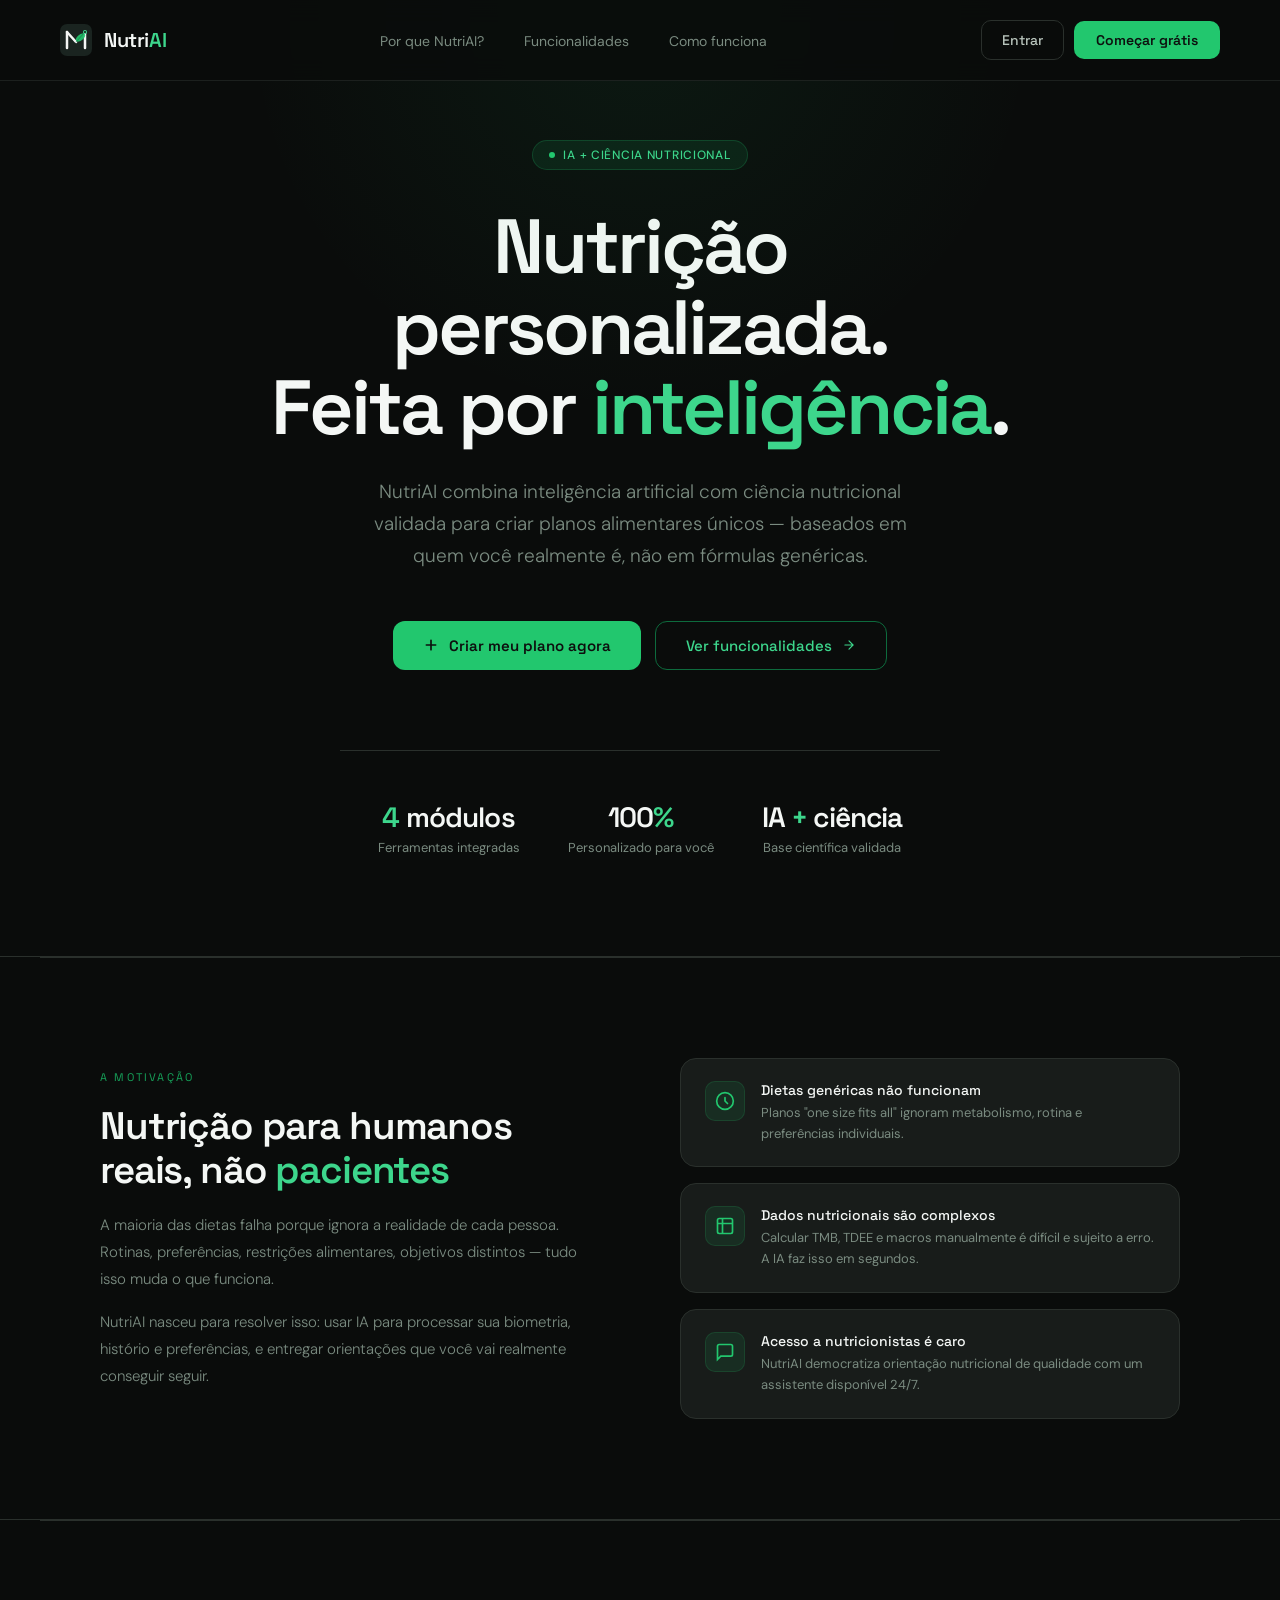
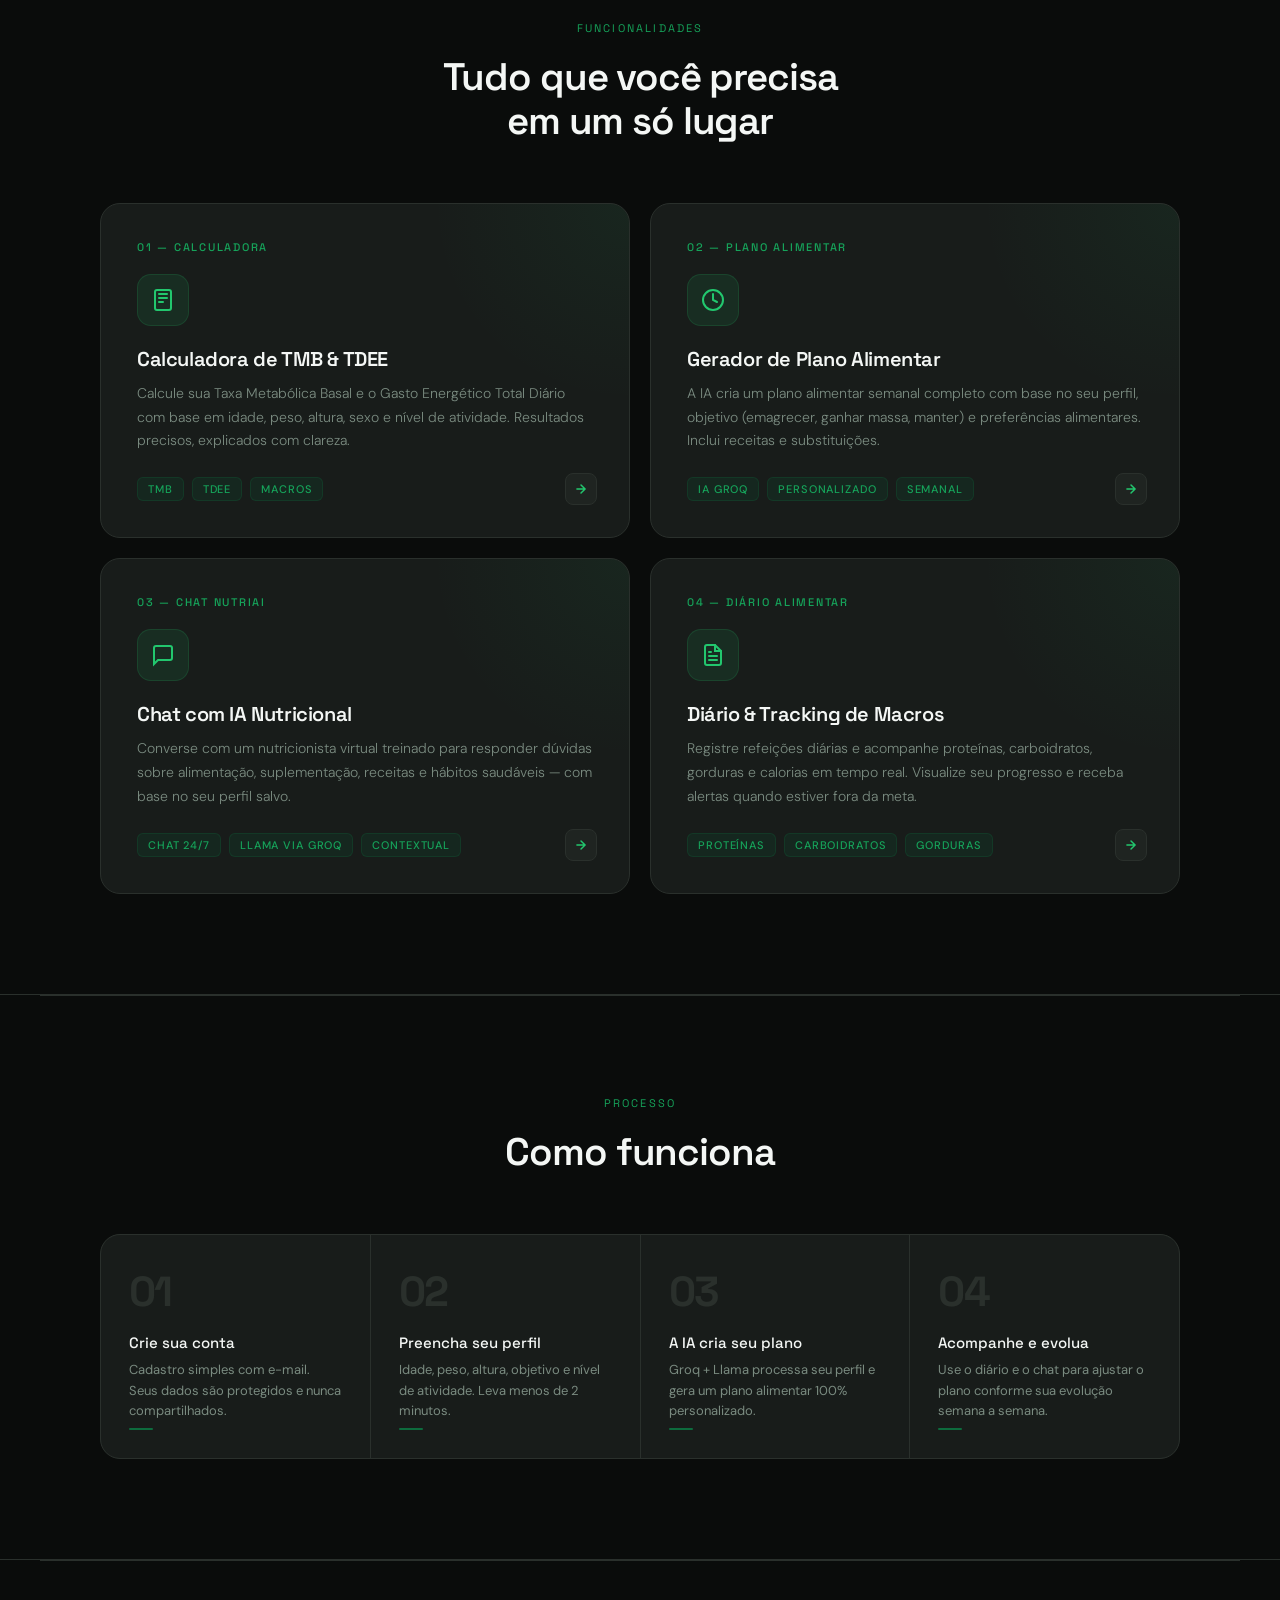
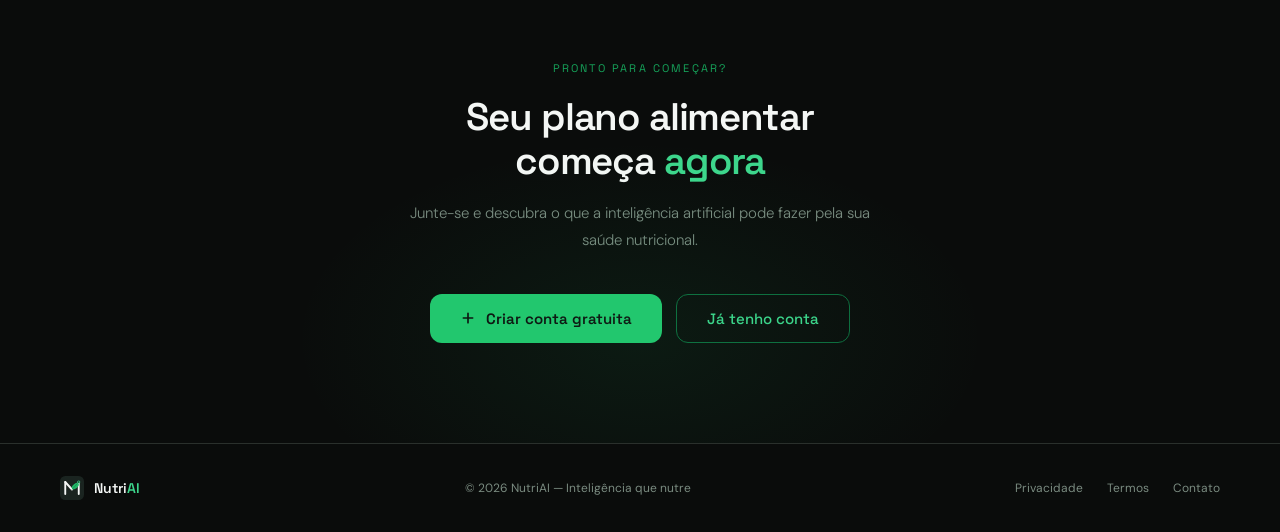
<file: frontend/index.html>
<!DOCTYPE html>
<html lang="pt-BR">
<head>
<meta charset="UTF-8">
<meta name="viewport" content="width=device-width, initial-scale=1.0">
<title>NutriAI — Inteligência que nutre</title>
<link href="https://fonts.googleapis.com/css2?family=Space+Grotesk:wght@300;400;500;600;700&family=DM+Sans:wght@300;400;500&display=swap" rel="stylesheet">
<style>
  *, *::before, *::after { box-sizing: border-box; margin: 0; padding: 0; }

  :root {
    --black-pearl: #0D0F0E;
    --black-deep: #111413;
    --black-mid: #181C1A;
    --black-surface: #1F2421;
    --black-border: #2A302C;
    --green-100: #C8F5D8;
    --green-400: #3DD68C;
    --green-500: #22C76E;
    --green-600: #16A35A;
    --green-800: #0D6B3D;
    --white: #F4F7F5;
    --white-dim: #B8C4BC;
    --white-muted: #7A8B80;
    --font-head: 'Space Grotesk', sans-serif;
    --font-body: 'DM Sans', sans-serif;
  }

  html { scroll-behavior: smooth; }

  body {
    background: #0A0C0B;
    color: var(--white);
    font-family: var(--font-body);
    min-height: 100vh;
    overflow-x: hidden;
  }

  /* ── NAV ─────────────────────────────────────── */
  nav {
    position: fixed; top: 0; left: 0; right: 0; z-index: 100;
    display: flex; align-items: center; justify-content: space-between;
    padding: 20px 60px;
    background: rgba(10, 12, 11, 0.85);
    backdrop-filter: blur(12px);
    border-bottom: 1px solid rgba(42,48,44,0.6);
    transition: padding 0.3s;
  }

  .nav-logo {
    display: flex; align-items: center; gap: 12px;
    text-decoration: none;
  }
  .nav-logo-name {
    font-family: var(--font-head);
    font-size: 20px; font-weight: 600;
    letter-spacing: -0.02em;
    color: var(--white);
  }
  .nav-logo-name span { color: var(--green-400); }

  .nav-links {
    display: flex; align-items: center; gap: 8px;
    list-style: none;
  }
  .nav-links a {
    font-family: var(--font-body);
    font-size: 14px; font-weight: 400;
    color: var(--white-muted);
    text-decoration: none;
    padding: 8px 16px;
    border-radius: 8px;
    transition: color 0.2s, background 0.2s;
  }
  .nav-links a:hover { color: var(--white); background: var(--black-surface); }

  .nav-actions { display: flex; align-items: center; gap: 10px; }

  .btn-ghost-nav {
    font-family: var(--font-head); font-size: 14px; font-weight: 500;
    color: var(--white-dim);
    background: transparent;
    border: 1px solid var(--black-border);
    border-radius: 10px;
    padding: 10px 20px;
    cursor: pointer;
    text-decoration: none;
    transition: border-color 0.2s, color 0.2s;
  }
  .btn-ghost-nav:hover { border-color: var(--green-800); color: var(--white); }

  .btn-primary-nav {
    font-family: var(--font-head); font-size: 14px; font-weight: 600;
    color: var(--black-pearl);
    background: var(--green-500);
    border: none; border-radius: 10px;
    padding: 10px 22px;
    cursor: pointer;
    text-decoration: none;
    transition: background 0.2s, transform 0.15s;
  }
  .btn-primary-nav:hover { background: var(--green-400); transform: translateY(-1px); }

  /* ── HERO ────────────────────────────────────── */
  .hero {
    min-height: 100vh;
    display: flex; flex-direction: column;
    align-items: center; justify-content: center;
    padding: 140px 60px 100px;
    position: relative;
    overflow: hidden;
    text-align: center;
  }

  .hero::before {
    content: '';
    position: absolute;
    top: -40%; left: 50%; transform: translateX(-50%);
    width: 800px; height: 800px;
    background: radial-gradient(circle, rgba(34,199,110,0.07) 0%, transparent 70%);
    pointer-events: none;
  }

  .hero-badge {
    display: inline-flex; align-items: center; gap: 8px;
    background: rgba(34,199,110,0.1);
    border: 1px solid rgba(34,199,110,0.2);
    border-radius: 99px;
    padding: 6px 16px;
    font-size: 12px; font-weight: 500;
    color: var(--green-400);
    letter-spacing: 0.06em;
    text-transform: uppercase;
    margin-bottom: 36px;
  }
  .hero-badge-dot {
    width: 6px; height: 6px;
    background: var(--green-500);
    border-radius: 50%;
    animation: pulse 2s infinite;
  }
  @keyframes pulse {
    0%, 100% { opacity: 1; transform: scale(1); }
    50% { opacity: 0.5; transform: scale(0.8); }
  }

  .hero-title {
    font-family: var(--font-head);
    font-size: clamp(42px, 6vw, 80px);
    font-weight: 600;
    letter-spacing: -0.04em;
    line-height: 1.05;
    color: var(--white);
    max-width: 800px;
    margin-bottom: 28px;
  }
  .hero-title span { color: var(--green-400); }

  .hero-subtitle {
    font-family: var(--font-body);
    font-size: clamp(16px, 1.8vw, 19px);
    font-weight: 300;
    line-height: 1.7;
    color: var(--white-muted);
    max-width: 560px;
    margin-bottom: 48px;
  }

  .hero-cta {
    display: flex; gap: 14px; flex-wrap: wrap;
    justify-content: center;
    margin-bottom: 80px;
  }

  .btn-primary-hero {
    display: inline-flex; align-items: center; gap: 10px;
    font-family: var(--font-head); font-size: 15px; font-weight: 600;
    color: var(--black-pearl);
    background: var(--green-500);
    border: none; border-radius: 12px;
    padding: 15px 30px;
    cursor: pointer;
    text-decoration: none;
    transition: background 0.2s, transform 0.15s;
  }
  .btn-primary-hero:hover { background: var(--green-400); transform: translateY(-2px); }

  .btn-outline-hero {
    display: inline-flex; align-items: center; gap: 10px;
    font-family: var(--font-head); font-size: 15px; font-weight: 500;
    color: var(--green-400);
    background: transparent;
    border: 1px solid var(--green-800);
    border-radius: 12px;
    padding: 14px 30px;
    cursor: pointer;
    text-decoration: none;
    transition: border-color 0.2s, background 0.2s;
  }
  .btn-outline-hero:hover { border-color: var(--green-500); background: rgba(34,199,110,0.06); }

  .hero-stats {
    display: flex; gap: 48px; flex-wrap: wrap;
    justify-content: center;
    padding-top: 48px;
    border-top: 1px solid var(--black-border);
    width: 100%;
    max-width: 600px;
  }
  .hero-stat-val {
    font-family: var(--font-head);
    font-size: 28px; font-weight: 600;
    color: var(--white);
    letter-spacing: -0.03em;
  }
  .hero-stat-val span { color: var(--green-400); }
  .hero-stat-label {
    font-size: 13px; color: var(--white-muted);
    margin-top: 4px;
  }

  /* ── MOTIVAÇÃO ──────────────────────────────── */
  .motivation {
    padding: 100px 60px;
    border-top: 1px solid var(--black-border);
    display: grid;
    grid-template-columns: 1fr 1fr;
    gap: 80px;
    align-items: center;
    max-width: 1200px;
    margin: 0 auto;
  }

  .section-eyebrow {
    font-family: var(--font-head);
    font-size: 11px; letter-spacing: 0.2em;
    text-transform: uppercase;
    color: var(--green-600);
    margin-bottom: 20px;
  }
  .section-title {
    font-family: var(--font-head);
    font-size: clamp(28px, 3vw, 42px);
    font-weight: 600;
    letter-spacing: -0.03em;
    line-height: 1.15;
    color: var(--white);
    margin-bottom: 20px;
  }
  .section-title span { color: var(--green-400); }
  .section-body {
    font-size: 15px; font-weight: 300;
    line-height: 1.8;
    color: var(--white-muted);
    margin-bottom: 16px;
  }

  .motivation-cards {
    display: flex; flex-direction: column; gap: 16px;
  }
  .mot-card {
    background: var(--black-mid);
    border: 1px solid var(--black-border);
    border-radius: 16px;
    padding: 22px 24px;
    display: flex; gap: 16px; align-items: flex-start;
    transition: border-color 0.2s;
  }
  .mot-card:hover { border-color: var(--green-800); }
  .mot-icon {
    width: 40px; height: 40px; flex-shrink: 0;
    background: rgba(34,199,110,0.1);
    border: 1px solid rgba(34,199,110,0.15);
    border-radius: 10px;
    display: flex; align-items: center; justify-content: center;
  }
  .mot-card-title {
    font-family: var(--font-head); font-size: 14px; font-weight: 500;
    color: var(--white); margin-bottom: 4px;
  }
  .mot-card-desc {
    font-size: 13px; color: var(--white-muted); line-height: 1.6;
  }

  /* ── FEATURES ────────────────────────────────── */
  .features {
    padding: 100px 60px;
    border-top: 1px solid var(--black-border);
    max-width: 1200px;
    margin: 0 auto;
  }
  .features-header {
    text-align: center;
    margin-bottom: 60px;
  }

  .features-grid {
    display: grid;
    grid-template-columns: repeat(2, 1fr);
    gap: 20px;
  }

  .feature-card {
    background: var(--black-mid);
    border: 1px solid var(--black-border);
    border-radius: 20px;
    padding: 36px;
    position: relative;
    overflow: hidden;
    transition: border-color 0.3s, transform 0.2s;
    text-decoration: none;
    display: block;
  }
  .feature-card:hover {
    border-color: var(--green-800);
    transform: translateY(-3px);
  }
  .feature-card::before {
    content: '';
    position: absolute; top: 0; right: 0;
    width: 200px; height: 200px;
    background: radial-gradient(circle at top right, rgba(34,199,110,0.06) 0%, transparent 70%);
    pointer-events: none;
  }

  .feature-number {
    font-family: var(--font-head);
    font-size: 11px; font-weight: 500;
    letter-spacing: 0.16em;
    text-transform: uppercase;
    color: var(--green-600);
    margin-bottom: 20px;
  }
  .feature-icon-wrap {
    width: 52px; height: 52px;
    background: rgba(34,199,110,0.1);
    border: 1px solid rgba(34,199,110,0.15);
    border-radius: 14px;
    display: flex; align-items: center; justify-content: center;
    margin-bottom: 20px;
  }
  .feature-title {
    font-family: var(--font-head);
    font-size: 20px; font-weight: 600;
    color: var(--white);
    letter-spacing: -0.02em;
    margin-bottom: 10px;
  }
  .feature-desc {
    font-size: 14px; font-weight: 300;
    color: var(--white-muted);
    line-height: 1.7;
    margin-bottom: 24px;
  }

  .feature-tags {
    display: flex; gap: 8px; flex-wrap: wrap;
  }
  .feature-tag {
    font-size: 11px; font-weight: 500;
    letter-spacing: 0.08em;
    color: var(--green-600);
    background: rgba(13,107,61,0.15);
    border: 1px solid rgba(13,107,61,0.25);
    border-radius: 6px;
    padding: 4px 10px;
    text-transform: uppercase;
  }

  .feature-arrow {
    position: absolute; bottom: 32px; right: 32px;
    width: 32px; height: 32px;
    background: var(--black-surface);
    border: 1px solid var(--black-border);
    border-radius: 8px;
    display: flex; align-items: center; justify-content: center;
    transition: background 0.2s, border-color 0.2s;
  }
  .feature-card:hover .feature-arrow {
    background: rgba(34,199,110,0.15);
    border-color: rgba(34,199,110,0.3);
  }

  /* ── HOW IT WORKS ───────────────────────────── */
  .how {
    padding: 100px 60px;
    border-top: 1px solid var(--black-border);
    max-width: 1200px;
    margin: 0 auto;
  }
  .how-header {
    text-align: center;
    margin-bottom: 60px;
  }
  .how-steps {
    display: grid;
    grid-template-columns: repeat(4, 1fr);
    gap: 1px;
    background: var(--black-border);
    border: 1px solid var(--black-border);
    border-radius: 20px;
    overflow: hidden;
  }
  .how-step {
    background: var(--black-mid);
    padding: 36px 28px;
    position: relative;
  }
  .how-step-num {
    font-family: var(--font-head);
    font-size: 42px; font-weight: 700;
    color: var(--black-border);
    letter-spacing: -0.04em;
    line-height: 1;
    margin-bottom: 20px;
  }
  .how-step-title {
    font-family: var(--font-head);
    font-size: 15px; font-weight: 500;
    color: var(--white);
    margin-bottom: 8px;
  }
  .how-step-desc {
    font-size: 13px; color: var(--white-muted);
    line-height: 1.6;
  }
  .how-step-line {
    position: absolute; bottom: 28px; left: 28px;
    width: 24px; height: 2px;
    background: var(--green-800);
    border-radius: 99px;
  }

  /* ── CTA FINAL ───────────────────────────────── */
  .cta-section {
    padding: 100px 60px;
    border-top: 1px solid var(--black-border);
    text-align: center;
    position: relative;
    overflow: hidden;
  }
  .cta-section::before {
    content: '';
    position: absolute;
    bottom: -20%; left: 50%; transform: translateX(-50%);
    width: 700px; height: 400px;
    background: radial-gradient(ellipse, rgba(34,199,110,0.08) 0%, transparent 70%);
    pointer-events: none;
  }
  .cta-section .section-title { margin-bottom: 16px; }
  .cta-section .section-body { max-width: 480px; margin: 0 auto 40px; }

  /* ── FOOTER ──────────────────────────────────── */
  footer {
    border-top: 1px solid var(--black-border);
    padding: 32px 60px;
    display: flex; align-items: center; justify-content: space-between;
  }
  .footer-logo {
    display: flex; align-items: center; gap: 10px;
  }
  .footer-logo-name {
    font-family: var(--font-head);
    font-size: 14px; font-weight: 600;
    color: var(--white);
  }
  .footer-logo-name span { color: var(--green-400); }
  .footer-copy {
    font-size: 12px; color: var(--white-muted);
  }
  .footer-links {
    display: flex; gap: 24px;
  }
  .footer-links a {
    font-size: 12px; color: var(--white-muted);
    text-decoration: none;
    transition: color 0.2s;
  }
  .footer-links a:hover { color: var(--white); }

  /* ── FULL-WIDTH WRAPPER ──────────────────────── */
  .full-wrap {
    max-width: 1200px;
    margin: 0 auto;
  }

  /* ── RESPONSIVE ──────────────────────────────── */
  @media (max-width: 900px) {
    nav { padding: 16px 24px; }
    .nav-links { display: none; }
    .hero { padding: 120px 24px 80px; }
    .motivation { grid-template-columns: 1fr; padding: 60px 24px; gap: 40px; }
    .features { padding: 60px 24px; }
    .features-grid { grid-template-columns: 1fr; }
    .how { padding: 60px 24px; }
    .how-steps { grid-template-columns: 1fr 1fr; }
    .cta-section { padding: 60px 24px; }
    footer { padding: 24px; flex-direction: column; gap: 16px; text-align: center; }
    .hero-stats { gap: 32px; }
  }

  @media (max-width: 500px) {
    .how-steps { grid-template-columns: 1fr; }
    .hero-cta { flex-direction: column; align-items: center; }
  }
</style>
</head>
<body>

<!-- NAV -->
<nav>
  <a class="nav-logo" href="#">
    <svg width="32" height="32" viewBox="0 0 64 64" fill="none">
      <rect width="64" height="64" rx="14" fill="#1A2420"/>
      <path d="M14 48V16" stroke="#F4F7F5" stroke-width="5" stroke-linecap="round"/>
      <path d="M50 48V16" stroke="#F4F7F5" stroke-width="5" stroke-linecap="round"/>
      <path d="M14 16L32 36" stroke="#F4F7F5" stroke-width="5" stroke-linecap="round"/>
      <ellipse cx="41" cy="27" rx="11" ry="6" transform="rotate(-38 41 27)" fill="#22C76E" opacity="0.9"/>
      <path d="M32 36L50 16" stroke="#0D6B3D" stroke-width="1.5" stroke-linecap="round" opacity="0.7"/>
      <circle cx="50" cy="16" r="4" fill="#3DD68C"/>
      <circle cx="50" cy="16" r="2" fill="#0D0F0E"/>
    </svg>
    <span class="nav-logo-name">Nutri<span>AI</span></span>
  </a>

  <ul class="nav-links">
    <li><a href="#motivacao">Por que NutriAI?</a></li>
    <li><a href="#funcionalidades">Funcionalidades</a></li>
    <li><a href="#como-funciona">Como funciona</a></li>
  </ul>

  <div class="nav-actions">
    <a href="login.html" class="btn-ghost-nav">Entrar</a>
    <a href="cadastro.html" class="btn-primary-nav">Começar grátis</a>
  </div>
</nav>

<!-- HERO -->
<section class="hero">
  <div class="hero-badge">
    <div class="hero-badge-dot"></div>
    IA + Ciência Nutricional
  </div>

  <h1 class="hero-title">
    Nutrição personalizada.<br>
    Feita por <span>inteligência</span>.
  </h1>

  <p class="hero-subtitle">
    NutriAI combina inteligência artificial com ciência nutricional validada para criar planos alimentares únicos — baseados em quem você realmente é, não em fórmulas genéricas.
  </p>

  <div class="hero-cta">
    <a href="cadastro.html" class="btn-primary-hero">
      <svg width="16" height="16" viewBox="0 0 24 24" fill="none" stroke="currentColor" stroke-width="2.5" stroke-linecap="round"><path d="M12 5v14M5 12h14"/></svg>
      Criar meu plano agora
    </a>
    <a href="#funcionalidades" class="btn-outline-hero">
      Ver funcionalidades
      <svg width="14" height="14" viewBox="0 0 24 24" fill="none" stroke="currentColor" stroke-width="2" stroke-linecap="round"><path d="M5 12h14M12 5l7 7-7 7"/></svg>
    </a>
  </div>

  <div class="hero-stats">
    <div>
      <div class="hero-stat-val"><span>4</span> módulos</div>
      <div class="hero-stat-label">Ferramentas integradas</div>
    </div>
    <div>
      <div class="hero-stat-val">100<span>%</span></div>
      <div class="hero-stat-label">Personalizado para você</div>
    </div>
    <div>
      <div class="hero-stat-val">IA <span>+</span> ciência</div>
      <div class="hero-stat-label">Base científica validada</div>
    </div>
  </div>
</section>

<!-- MOTIVAÇÃO -->
<div id="motivacao" style="border-top: 1px solid var(--black-border);">
  <div class="motivation full-wrap">
    <div>
      <div class="section-eyebrow">A motivação</div>
      <h2 class="section-title">Nutrição para humanos<br>reais, não <span>pacientes</span></h2>
      <p class="section-body">
        A maioria das dietas falha porque ignora a realidade de cada pessoa. Rotinas, preferências, restrições alimentares, objetivos distintos — tudo isso muda o que funciona.
      </p>
      <p class="section-body">
        NutriAI nasceu para resolver isso: usar IA para processar sua biometria, histório e preferências, e entregar orientações que você vai realmente conseguir seguir.
      </p>
    </div>

    <div class="motivation-cards">
      <div class="mot-card">
        <div class="mot-icon">
          <svg width="20" height="20" viewBox="0 0 24 24" fill="none" stroke="#22C76E" stroke-width="2" stroke-linecap="round"><circle cx="12" cy="12" r="10"/><path d="M12 8v4l3 3"/></svg>
        </div>
        <div>
          <div class="mot-card-title">Dietas genéricas não funcionam</div>
          <div class="mot-card-desc">Planos "one size fits all" ignoram metabolismo, rotina e preferências individuais.</div>
        </div>
      </div>
      <div class="mot-card">
        <div class="mot-icon">
          <svg width="20" height="20" viewBox="0 0 24 24" fill="none" stroke="#22C76E" stroke-width="2" stroke-linecap="round"><path d="M9 3H5a2 2 0 00-2 2v4m6-6h10a2 2 0 012 2v4M9 3v18m0 0h10a2 2 0 002-2V9M9 21H5a2 2 0 01-2-2V9m0 0h18"/></svg>
        </div>
        <div>
          <div class="mot-card-title">Dados nutricionais são complexos</div>
          <div class="mot-card-desc">Calcular TMB, TDEE e macros manualmente é difícil e sujeito a erro. A IA faz isso em segundos.</div>
        </div>
      </div>
      <div class="mot-card">
        <div class="mot-icon">
          <svg width="20" height="20" viewBox="0 0 24 24" fill="none" stroke="#22C76E" stroke-width="2" stroke-linecap="round"><path d="M21 15a2 2 0 01-2 2H7l-4 4V5a2 2 0 012-2h14a2 2 0 012 2z"/></svg>
        </div>
        <div>
          <div class="mot-card-title">Acesso a nutricionistas é caro</div>
          <div class="mot-card-desc">NutriAI democratiza orientação nutricional de qualidade com um assistente disponível 24/7.</div>
        </div>
      </div>
    </div>
  </div>
</div>

<!-- FUNCIONALIDADES -->
<div id="funcionalidades" style="border-top: 1px solid var(--black-border);">
  <section class="features full-wrap">
    <div class="features-header">
      <div class="section-eyebrow">Funcionalidades</div>
      <h2 class="section-title">Tudo que você precisa<br>em um só lugar</h2>
    </div>

    <div class="features-grid">

      <!-- 1: Calculadora TMB -->
      <a href="calculadora.html" class="feature-card" data-protected="true">
        <div class="feature-number">01 — Calculadora</div>
        <div class="feature-icon-wrap">
          <svg width="24" height="24" viewBox="0 0 24 24" fill="none" stroke="#22C76E" stroke-width="2" stroke-linecap="round"><rect x="4" y="2" width="16" height="20" rx="2"/><line x1="8" y1="6" x2="16" y2="6"/><line x1="8" y1="10" x2="16" y2="10"/><line x1="8" y1="14" x2="12" y2="14"/></svg>
        </div>
        <div class="feature-title">Calculadora de TMB & TDEE</div>
        <div class="feature-desc">Calcule sua Taxa Metabólica Basal e o Gasto Energético Total Diário com base em idade, peso, altura, sexo e nível de atividade. Resultados precisos, explicados com clareza.</div>
        <div class="feature-tags">
          <span class="feature-tag">TMB</span>
          <span class="feature-tag">TDEE</span>
          <span class="feature-tag">Macros</span>
        </div>
        <div class="feature-arrow">
          <svg width="14" height="14" viewBox="0 0 24 24" fill="none" stroke="#22C76E" stroke-width="2.5" stroke-linecap="round"><path d="M5 12h14M12 5l7 7-7 7"/></svg>
        </div>
      </a>

      <!-- 2: Plano Alimentar IA -->
      <a href="plano.html" class="feature-card" data-protected="true">
        <div class="feature-number">02 — Plano Alimentar</div>
        <div class="feature-icon-wrap">
          <svg width="24" height="24" viewBox="0 0 24 24" fill="none" stroke="#22C76E" stroke-width="2" stroke-linecap="round"><path d="M12 2a10 10 0 100 20A10 10 0 0012 2z"/><path d="M12 6v6l4 2"/></svg>
        </div>
        <div class="feature-title">Gerador de Plano Alimentar</div>
        <div class="feature-desc">A IA cria um plano alimentar semanal completo com base no seu perfil, objetivo (emagrecer, ganhar massa, manter) e preferências alimentares. Inclui receitas e substituições.</div>
        <div class="feature-tags">
          <span class="feature-tag">IA Groq</span>
          <span class="feature-tag">Personalizado</span>
          <span class="feature-tag">Semanal</span>
        </div>
        <div class="feature-arrow">
          <svg width="14" height="14" viewBox="0 0 24 24" fill="none" stroke="#22C76E" stroke-width="2.5" stroke-linecap="round"><path d="M5 12h14M12 5l7 7-7 7"/></svg>
        </div>
      </a>

      <!-- 3: Chat IA -->
      <a href="chat.html" class="feature-card" data-protected="true">
        <div class="feature-number">03 — Chat NutriAI</div>
        <div class="feature-icon-wrap">
          <svg width="24" height="24" viewBox="0 0 24 24" fill="none" stroke="#22C76E" stroke-width="2" stroke-linecap="round"><path d="M21 15a2 2 0 01-2 2H7l-4 4V5a2 2 0 012-2h14a2 2 0 012 2z"/></svg>
        </div>
        <div class="feature-title">Chat com IA Nutricional</div>
        <div class="feature-desc">Converse com um nutricionista virtual treinado para responder dúvidas sobre alimentação, suplementação, receitas e hábitos saudáveis — com base no seu perfil salvo.</div>
        <div class="feature-tags">
          <span class="feature-tag">Chat 24/7</span>
          <span class="feature-tag">Llama via Groq</span>
          <span class="feature-tag">Contextual</span>
        </div>
        <div class="feature-arrow">
          <svg width="14" height="14" viewBox="0 0 24 24" fill="none" stroke="#22C76E" stroke-width="2.5" stroke-linecap="round"><path d="M5 12h14M12 5l7 7-7 7"/></svg>
        </div>
      </a>

      <!-- 4: Diário -->
      <a href="diario.html" class="feature-card" data-protected="true">
        <div class="feature-number">04 — Diário Alimentar</div>
        <div class="feature-icon-wrap">
          <svg width="24" height="24" viewBox="0 0 24 24" fill="none" stroke="#22C76E" stroke-width="2" stroke-linecap="round"><path d="M14 2H6a2 2 0 00-2 2v16a2 2 0 002 2h12a2 2 0 002-2V8z"/><polyline points="14 2 14 8 20 8"/><line x1="16" y1="13" x2="8" y2="13"/><line x1="16" y1="17" x2="8" y2="17"/><polyline points="10 9 9 9 8 9"/></svg>
        </div>
        <div class="feature-title">Diário & Tracking de Macros</div>
        <div class="feature-desc">Registre refeições diárias e acompanhe proteínas, carboidratos, gorduras e calorias em tempo real. Visualize seu progresso e receba alertas quando estiver fora da meta.</div>
        <div class="feature-tags">
          <span class="feature-tag">Proteínas</span>
          <span class="feature-tag">Carboidratos</span>
          <span class="feature-tag">Gorduras</span>
        </div>
        <div class="feature-arrow">
          <svg width="14" height="14" viewBox="0 0 24 24" fill="none" stroke="#22C76E" stroke-width="2.5" stroke-linecap="round"><path d="M5 12h14M12 5l7 7-7 7"/></svg>
        </div>
      </a>

    </div>
  </section>
</div>

<!-- COMO FUNCIONA -->
<div id="como-funciona" style="border-top: 1px solid var(--black-border);">
  <section class="how full-wrap">
    <div class="how-header">
      <div class="section-eyebrow">Processo</div>
      <h2 class="section-title">Como funciona</h2>
    </div>

    <div class="how-steps">
      <div class="how-step">
        <div class="how-step-num">01</div>
        <div class="how-step-title">Crie sua conta</div>
        <div class="how-step-desc">Cadastro simples com e-mail. Seus dados são protegidos e nunca compartilhados.</div>
        <div class="how-step-line"></div>
      </div>
      <div class="how-step">
        <div class="how-step-num">02</div>
        <div class="how-step-title">Preencha seu perfil</div>
        <div class="how-step-desc">Idade, peso, altura, objetivo e nível de atividade. Leva menos de 2 minutos.</div>
        <div class="how-step-line"></div>
      </div>
      <div class="how-step">
        <div class="how-step-num">03</div>
        <div class="how-step-title">A IA cria seu plano</div>
        <div class="how-step-desc">Groq + Llama processa seu perfil e gera um plano alimentar 100% personalizado.</div>
        <div class="how-step-line"></div>
      </div>
      <div class="how-step">
        <div class="how-step-num">04</div>
        <div class="how-step-title">Acompanhe e evolua</div>
        <div class="how-step-desc">Use o diário e o chat para ajustar o plano conforme sua evolução semana a semana.</div>
        <div class="how-step-line"></div>
      </div>
    </div>
  </section>
</div>

<!-- CTA FINAL -->
<div style="border-top: 1px solid var(--black-border);">
  <section class="cta-section full-wrap">
    <div class="section-eyebrow">Pronto para começar?</div>
    <h2 class="section-title">Seu plano alimentar<br>começa <span>agora</span></h2>
    <p class="section-body">
      Junte-se e descubra o que a inteligência artificial pode fazer pela sua saúde nutricional.
    </p>
    <div style="display:flex;gap:14px;justify-content:center;flex-wrap:wrap;">
      <a href="cadastro.html" class="btn-primary-hero">
        <svg width="16" height="16" viewBox="0 0 24 24" fill="none" stroke="currentColor" stroke-width="2.5" stroke-linecap="round"><path d="M12 5v14M5 12h14"/></svg>
        Criar conta gratuita
      </a>
      <a href="login.html" class="btn-outline-hero">Já tenho conta</a>
    </div>
  </section>
</div>

<!-- FOOTER -->
<footer>
  <div class="footer-logo">
    <svg width="24" height="24" viewBox="0 0 64 64" fill="none">
      <rect width="64" height="64" rx="14" fill="#1A2420"/>
      <path d="M14 48V16" stroke="#F4F7F5" stroke-width="5" stroke-linecap="round"/>
      <path d="M50 48V16" stroke="#F4F7F5" stroke-width="5" stroke-linecap="round"/>
      <path d="M14 16L32 36" stroke="#F4F7F5" stroke-width="5" stroke-linecap="round"/>
      <ellipse cx="41" cy="27" rx="11" ry="6" transform="rotate(-38 41 27)" fill="#22C76E" opacity="0.9"/>
      <path d="M32 36L50 16" stroke="#0D6B3D" stroke-width="1.5" stroke-linecap="round" opacity="0.7"/>
      <circle cx="50" cy="16" r="4" fill="#3DD68C"/>
      <circle cx="50" cy="16" r="2" fill="#0D0F0E"/>
    </svg>
    <span class="footer-logo-name">Nutri<span>AI</span></span>
  </div>
  <span class="footer-copy">© 2026 NutriAI — Inteligência que nutre</span>
  <div class="footer-links">
    <a href="#">Privacidade</a>
    <a href="#">Termos</a>
    <a href="#">Contato</a>
  </div>
</footer>


<script>
  (function() {
    const token   = localStorage.getItem('token');
    const usuario = JSON.parse(localStorage.getItem('usuario') || 'null');
    const logado  = !!token;

    // ── Atualizar nav com estado de login ──
    const navActions = document.querySelector('.nav-actions');
    if (navActions) {
      if (logado) {
        navActions.innerHTML = `
          <span style="font-size:0.8rem;color:var(--white-muted)">Olá, ${usuario?.nome?.split(' ')[0] || 'usuário'}</span>
          <a href="dashboard.html" class="btn-primary-nav" style="text-decoration:none">Meu painel</a>
          <button onclick="logout()" class="btn-ghost-nav" style="cursor:pointer;border:none;background:transparent;color:var(--white-dim);font-size:0.85rem">Sair</button>
        `;
      }
      // Se não logado: mantém os botões "Entrar" e "Começar grátis" originais
    }

    // ── Botão hero principal ──
    const heroPrimary = document.querySelector('.btn-primary-hero');
    if (heroPrimary && logado) {
      heroPrimary.href = 'dashboard.html';
      heroPrimary.innerHTML = heroPrimary.innerHTML.replace('Criar meu plano agora', 'Ir para o painel');
    }

    // ── Botão CTA final ──
    const ctaFinal = document.querySelector('.btn-primary-hero:last-of-type');
    if (ctaFinal && logado && ctaFinal.href.includes('cadastro')) {
      ctaFinal.href = 'dashboard.html';
    }

    // ── Interceptar cliques nos cards protegidos ──
    document.querySelectorAll('[data-protected="true"]').forEach(function(card) {
      card.addEventListener('click', function(e) {
        if (!logado) {
          e.preventDefault();
          // Mostrar overlay de aviso
          showLoginRequired(card.href);
        }
      });
    });

    // ── Overlay de "faça login" ──
    function showLoginRequired(destino) {
      const overlay = document.createElement('div');
      overlay.style.cssText = `
        position:fixed;inset:0;z-index:9999;background:rgba(13,15,14,0.85);
        display:flex;align-items:center;justify-content:center;
        backdrop-filter:blur(4px);animation:fadeIn 0.2s ease;
      `;
      overlay.innerHTML = `
        <div style="
          background:#1F2421;border:1px solid #2A302C;border-radius:20px;
          padding:2rem 2.5rem;max-width:380px;width:90%;text-align:center;
        ">
          <div style="width:52px;height:52px;background:#0D6B3D;border-radius:14px;display:flex;align-items:center;justify-content:center;margin:0 auto 1.2rem;font-size:1.4rem">🔒</div>
          <h3 style="font-family:'Space Grotesk',sans-serif;font-size:1.1rem;font-weight:600;margin-bottom:0.6rem;color:#F4F7F5">
            Funcionalidade exclusiva
          </h3>
          <p style="font-size:0.85rem;color:#7A8B80;line-height:1.6;margin-bottom:1.5rem">
            Crie uma conta gratuita ou faça login para acessar esta funcionalidade.
          </p>
          <div style="display:flex;gap:0.8rem;justify-content:center">
            <a href="login.html" style="
              background:transparent;border:1px solid #2A302C;color:#B8C4BC;
              padding:0.6rem 1.2rem;border-radius:10px;text-decoration:none;
              font-size:0.85rem;transition:all 0.2s;
            ">Fazer login</a>
            <a href="cadastro.html" style="
              background:#22C76E;color:#0D0F0E;padding:0.6rem 1.4rem;
              border-radius:10px;text-decoration:none;font-size:0.85rem;
              font-weight:600;transition:all 0.2s;
            ">Criar conta grátis</a>
          </div>
          <button onclick="this.closest('[style*=fixed]').remove()" style="
            margin-top:1rem;background:transparent;border:none;
            color:#7A8B80;font-size:0.75rem;cursor:pointer;
          ">Fechar</button>
        </div>
      `;
      // Fechar ao clicar fora do card
      overlay.addEventListener('click', function(e) {
        if (e.target === overlay) overlay.remove();
      });
      document.body.appendChild(overlay);
    }

    // ── Logout ──
    window.logout = function() {
      localStorage.removeItem('token');
      localStorage.removeItem('usuario');
      window.location.reload();
    };
  })();
</script>

</body>
</html>
</file>
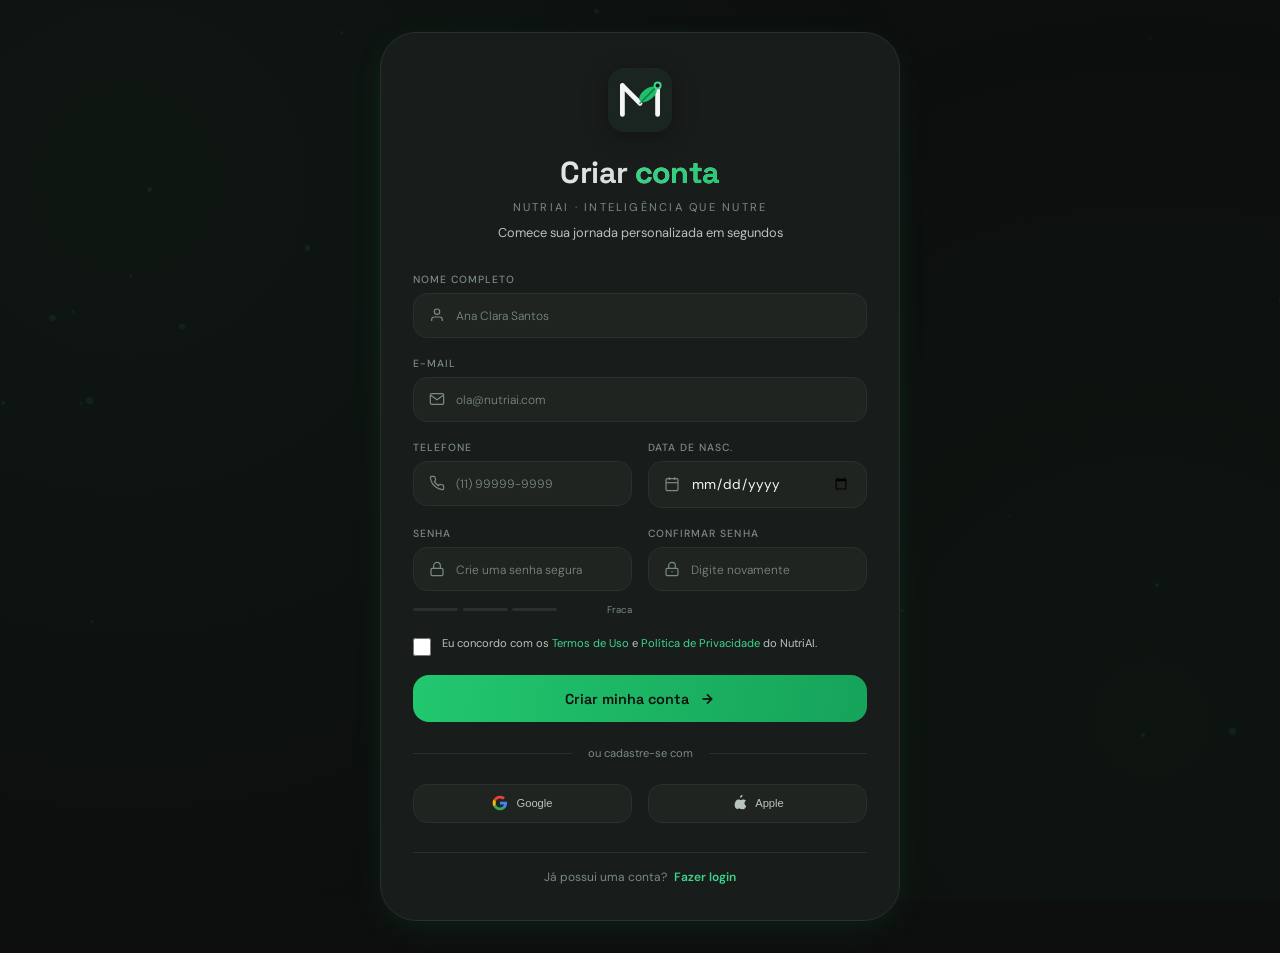
<file: frontend/cadastro.html>
<!DOCTYPE html>
<html lang="pt-BR">
<head>
  <meta charset="UTF-8">
  <meta name="viewport" content="width=device-width, initial-scale=1.0, viewport-fit=cover">
  <title>NutriAI · Criar Conta | Comece sua jornada</title>
  
  <!-- Fonts -->
  <link href="https://fonts.googleapis.com/css2?family=Space+Grotesk:wght@300;400;500;600;700&family=DM+Sans:wght@300;400;500;600;700&display=swap" rel="stylesheet">
  
  <style>
    * {
      margin: 0;
      padding: 0;
      box-sizing: border-box;
    }

    :root {
      --black-pearl: #0D0F0E;
      --black-deep: #111413;
      --black-mid: #181C1A;
      --black-surface: #1F2421;
      --black-border: #2A302C;
      
      --green-100: #C8F5D8;
      --green-200: #8EEAB0;
      --green-400: #3DD68C;
      --green-500: #22C76E;
      --green-600: #16A35A;
      --green-800: #0D6B3D;
      
      --white: #F4F7F5;
      --white-dim: #B8C4BC;
      --white-muted: #7A8B80;
      
      --font-head: 'Space Grotesk', sans-serif;
      --font-body: 'DM Sans', sans-serif;
      
      --shadow-glow: 0 8px 30px rgba(34, 199, 110, 0.08);
      --shadow-glow-strong: 0 0 20px rgba(34, 199, 110, 0.15);
      --transition-smooth: all 0.25s cubic-bezier(0.2, 0.9, 0.4, 1.1);
    }

    body {
      background: var(--black-pearl);
      color: var(--white);
      font-family: var(--font-body);
      min-height: 100vh;
      display: flex;
      align-items: center;
      justify-content: center;
      position: relative;
      overflow-x: hidden;
      padding: 2rem 1rem;
    }

    /* Background decorativo */
    body::before {
      content: '';
      position: fixed;
      top: 0;
      left: 0;
      right: 0;
      bottom: 0;
      background: radial-gradient(circle at 10% 20%, rgba(61, 214, 140, 0.04), transparent 60%),
                  radial-gradient(circle at 90% 80%, rgba(34, 199, 110, 0.03), transparent 55%);
      pointer-events: none;
      z-index: 0;
    }

    /* Partículas flutuantes */
    .particles {
      position: fixed;
      top: 0;
      left: 0;
      width: 100%;
      height: 100%;
      overflow: hidden;
      z-index: 0;
      pointer-events: none;
    }
    .particle {
      position: absolute;
      background: var(--green-400);
      border-radius: 50%;
      opacity: 0.08;
      animation: floatParticle 14s infinite ease-in-out;
    }
    @keyframes floatParticle {
      0%, 100% { transform: translateY(0) translateX(0); opacity: 0.04; }
      50% { transform: translateY(-40px) translateX(25px); opacity: 0.12; }
    }

    /* Container principal */
    .register-container {
      position: relative;
      z-index: 2;
      width: 100%;
      max-width: 520px;
      margin: 0 auto;
      animation: fadeSlideUp 0.5s ease-out;
    }

    @keyframes fadeSlideUp {
      from {
        opacity: 0;
        transform: translateY(30px);
      }
      to {
        opacity: 1;
        transform: translateY(0);
      }
    }

    /* Card */
    .register-card {
      background: var(--black-mid);
      border: 1px solid var(--black-border);
      border-radius: 36px;
      padding: 2.2rem 2rem;
      backdrop-filter: blur(2px);
      box-shadow: var(--shadow-glow);
      transition: var(--transition-smooth);
    }
    .register-card:hover {
      box-shadow: var(--shadow-glow-strong);
      border-color: rgba(61, 214, 140, 0.2);
    }

    /* Header */
    .register-header {
      text-align: center;
      margin-bottom: 2rem;
    }
    .logo-icon {
      width: 64px;
      height: 64px;
      margin-bottom: 1rem;
      filter: drop-shadow(0 4px 12px rgba(0,0,0,0.3));
      transition: transform 0.2s;
    }
    .logo-icon:hover {
      transform: scale(1.02);
    }
    .register-header h1 {
      font-family: var(--font-head);
      font-size: 1.9rem;
      font-weight: 700;
      letter-spacing: -0.02em;
      background: linear-gradient(135deg, var(--white) 0%, var(--white-dim) 100%);
      background-clip: text;
      -webkit-background-clip: text;
      color: transparent;
    }
    .register-header h1 span {
      background: linear-gradient(135deg, var(--green-400), var(--green-500));
      background-clip: text;
      -webkit-background-clip: text;
      color: transparent;
    }
    .register-sub {
      font-size: 0.7rem;
      color: var(--white-muted);
      letter-spacing: 0.2em;
      text-transform: uppercase;
      margin-top: 0.5rem;
    }
    .register-desc {
      font-size: 0.8rem;
      color: var(--white-dim);
      margin-top: 0.6rem;
    }

    /* Formulário em duas colunas (grid) */
    .form-grid {
      display: grid;
      grid-template-columns: 1fr 1fr;
      gap: 1rem;
    }
    .input-group {
      display: flex;
      flex-direction: column;
      gap: 0.45rem;
      margin-bottom: 0.2rem;
    }
    .input-group-full {
      grid-column: span 2;
    }
    .input-label {
      font-size: 0.65rem;
      letter-spacing: 0.1em;
      text-transform: uppercase;
      color: var(--white-muted);
      font-weight: 500;
    }
    .input-wrapper {
      position: relative;
      display: flex;
      align-items: center;
    }
    .input-icon {
      position: absolute;
      left: 1rem;
      color: var(--white-muted);
      width: 16px;
      height: 16px;
      pointer-events: none;
    }
    .input-field {
      width: 100%;
      background: var(--black-surface);
      border: 1px solid var(--black-border);
      border-radius: 14px;
      padding: 0.8rem 1rem 0.8rem 2.6rem;
      font-family: var(--font-body);
      font-size: 0.85rem;
      color: var(--white);
      transition: var(--transition-smooth);
      outline: none;
    }
    .input-field:focus {
      border-color: var(--green-500);
      box-shadow: 0 0 0 3px rgba(34, 199, 110, 0.1);
    }
    .input-field::placeholder {
      color: var(--white-muted);
      font-weight: 300;
      font-size: 0.75rem;
    }

    /* Campo de senha com força */
    .password-strength {
      margin-top: 0.3rem;
      display: flex;
      gap: 0.3rem;
      align-items: center;
      flex-wrap: wrap;
    }
    .strength-bar {
      flex: 1;
      height: 3px;
      background: var(--black-border);
      border-radius: 4px;
      transition: background 0.2s;
    }
    .strength-text {
      font-size: 0.6rem;
      color: var(--white-muted);
      min-width: 70px;
      text-align: right;
    }

    /* Termos */
    .terms-group {
      display: flex;
      align-items: flex-start;
      gap: 0.7rem;
      margin: 1rem 0 1.2rem;
    }
    .terms-group input {
      accent-color: var(--green-500);
      width: 18px;
      height: 18px;
      margin-top: 0.15rem;
      cursor: pointer;
    }
    .terms-label {
      font-size: 0.7rem;
      color: var(--white-dim);
      line-height: 1.4;
    }
    .terms-label a {
      color: var(--green-400);
      text-decoration: none;
    }
    .terms-label a:hover {
      text-decoration: underline;
    }

    /* Botão principal */
    .btn-register {
      width: 100%;
      background: linear-gradient(95deg, var(--green-500), var(--green-600));
      border: none;
      padding: 0.9rem;
      border-radius: 16px;
      font-family: var(--font-head);
      font-weight: 600;
      font-size: 0.9rem;
      color: var(--black-pearl);
      cursor: pointer;
      transition: var(--transition-smooth);
      display: flex;
      align-items: center;
      justify-content: center;
      gap: 0.6rem;
    }
    .btn-register:hover {
      transform: translateY(-2px);
      filter: brightness(1.05);
      box-shadow: 0 8px 20px rgba(34, 199, 110, 0.3);
    }

    /* Divisor social */
    .divider {
      display: flex;
      align-items: center;
      gap: 1rem;
      margin: 1.5rem 0;
      color: var(--white-muted);
      font-size: 0.7rem;
    }
    .divider-line {
      flex: 1;
      height: 1px;
      background: var(--black-border);
    }
    .social-buttons {
      display: flex;
      gap: 1rem;
    }
    .social-btn {
      flex: 1;
      background: var(--black-surface);
      border: 1px solid var(--black-border);
      border-radius: 14px;
      padding: 0.65rem;
      display: flex;
      align-items: center;
      justify-content: center;
      gap: 0.5rem;
      cursor: pointer;
      transition: var(--transition-smooth);
      color: var(--white-dim);
      font-size: 0.7rem;
    }
    .social-btn:hover {
      border-color: var(--green-600);
      background: rgba(34, 199, 110, 0.05);
      transform: translateY(-2px);
    }

    /* Link login */
    .login-prompt {
      text-align: center;
      margin-top: 1.8rem;
      padding-top: 1rem;
      border-top: 1px solid var(--black-border);
      font-size: 0.75rem;
      color: var(--white-muted);
    }
    .login-link {
      color: var(--green-400);
      text-decoration: none;
      font-weight: 600;
      margin-left: 0.3rem;
      transition: color 0.2s;
    }
    .login-link:hover {
      color: var(--green-500);
      text-decoration: underline;
    }

    /* Toast */
    .toast-message {
      position: fixed;
      bottom: 2rem;
      left: 50%;
      transform: translateX(-50%);
      background: var(--green-600);
      color: var(--white);
      padding: 0.7rem 1.5rem;
      border-radius: 40px;
      font-size: 0.8rem;
      font-weight: 500;
      z-index: 1000;
      backdrop-filter: blur(10px);
      box-shadow: 0 8px 20px rgba(0,0,0,0.3);
      animation: toastFade 0.3s ease;
    }
    @keyframes toastFade {
      from { opacity: 0; transform: translateX(-50%) translateY(20px); }
      to { opacity: 1; transform: translateX(-50%) translateY(0); }
    }
    .loader {
      width: 18px;
      height: 18px;
      border: 2px solid var(--black-pearl);
      border-top: 2px solid transparent;
      border-radius: 50%;
      animation: spin 0.8s linear infinite;
      display: inline-block;
    }
    @keyframes spin {
      to { transform: rotate(360deg); }
    }

    @media (max-width: 520px) {
      .register-card { padding: 1.5rem; }
      .form-grid { gap: 0.8rem; }
      .social-btn span { display: none; }
    }
  </style>
</head>
<body>

<div class="particles" id="particles"></div>

<div class="register-container">
  <div class="register-card">
    <div class="register-header">
      <svg class="logo-icon" viewBox="0 0 80 80" fill="none" xmlns="http://www.w3.org/2000/svg">
        <rect width="80" height="80" rx="20" fill="#1A2420"/>
        <path d="M18 58V22" stroke="#F4F7F5" stroke-width="6" stroke-linecap="round"/>
        <path d="M62 58V22" stroke="#F4F7F5" stroke-width="6" stroke-linecap="round"/>
        <path d="M18 22L40 44" stroke="#F4F7F5" stroke-width="6" stroke-linecap="round"/>
        <ellipse cx="50" cy="33" rx="13" ry="7" transform="rotate(-38 50 33)" fill="#22C76E" opacity="0.95"/>
        <path d="M40 44L62 22" stroke="#0D6B3D" stroke-width="2" stroke-linecap="round" opacity="0.8"/>
        <circle cx="62" cy="22" r="5" fill="#3DD68C"/>
        <circle cx="62" cy="22" r="2.5" fill="#0D0F0E"/>
      </svg>
      <h1>Criar <span>conta</span></h1>
      <div class="register-sub">NutriAI · Inteligência que nutre</div>
      <div class="register-desc">Comece sua jornada personalizada em segundos</div>
    </div>

    <form id="registerForm">
      <div class="form-grid">
        <!-- Nome completo -->
        <div class="input-group input-group-full">
          <label class="input-label">Nome completo</label>
          <div class="input-wrapper">
            <svg class="input-icon" viewBox="0 0 24 24" fill="none" stroke="currentColor" stroke-width="1.8">
              <path d="M20 21v-2a4 4 0 0 0-4-4H8a4 4 0 0 0-4 4v2"/>
              <circle cx="12" cy="7" r="4"/>
            </svg>
            <input type="text" id="fullName" class="input-field" placeholder="Ana Clara Santos" autocomplete="name">
          </div>
        </div>
        
        <!-- E-mail -->
        <div class="input-group input-group-full">
          <label class="input-label">E-mail</label>
          <div class="input-wrapper">
            <svg class="input-icon" viewBox="0 0 24 24" fill="none" stroke="currentColor" stroke-width="1.8">
              <path d="M4 4h16c1.1 0 2 .9 2 2v12c0 1.1-.9 2-2 2H4c-1.1 0-2-.9-2-2V6c0-1.1.9-2 2-2z"/>
              <polyline points="22,6 12,13 2,6"/>
            </svg>
            <input type="email" id="email" class="input-field" placeholder="ola@nutriai.com" autocomplete="email">
          </div>
        </div>

        <!-- Telefone (opcional) -->
        <div class="input-group">
          <label class="input-label">Telefone</label>
          <div class="input-wrapper">
            <svg class="input-icon" viewBox="0 0 24 24" fill="none" stroke="currentColor" stroke-width="1.8">
              <path d="M22 16.92v3a2 2 0 0 1-2.18 2 19.79 19.79 0 0 1-8.63-3.07 19.5 19.5 0 0 1-6-6 19.79 19.79 0 0 1-3.07-8.67A2 2 0 0 1 4.11 2h3a2 2 0 0 1 2 1.72c.127.96.362 1.903.7 2.81a2 2 0 0 1-.45 2.11L8.09 9.91a16 16 0 0 0 6 6l1.27-1.27a2 2 0 0 1 2.11-.45c.907.338 1.85.573 2.81.7A2 2 0 0 1 22 16.92z"/>
            </svg>
            <input type="tel" id="phone" class="input-field" placeholder="(11) 99999-9999">
          </div>
        </div>

        <!-- Data de nascimento -->
        <div class="input-group">
          <label class="input-label">Data de nasc.</label>
          <div class="input-wrapper">
            <svg class="input-icon" viewBox="0 0 24 24" fill="none" stroke="currentColor" stroke-width="1.8">
              <rect x="3" y="4" width="18" height="18" rx="2" ry="2"/>
              <line x1="8" y1="2" x2="8" y2="6"/>
              <line x1="16" y1="2" x2="16" y2="6"/>
              <line x1="3" y1="10" x2="21" y2="10"/>
            </svg>
            <input type="date" id="birthdate" class="input-field" placeholder="dd/mm/aaaa">
          </div>
        </div>

        <!-- Senha -->
        <div class="input-group">
          <label class="input-label">Senha</label>
          <div class="input-wrapper">
            <svg class="input-icon" viewBox="0 0 24 24" fill="none" stroke="currentColor" stroke-width="1.8">
              <rect x="3" y="11" width="18" height="11" rx="2" ry="2"/>
              <path d="M7 11V7a5 5 0 0 1 10 0v4"/>
            </svg>
            <input type="password" id="password" class="input-field" placeholder="Crie uma senha segura">
          </div>
          <div class="password-strength" id="strengthContainer">
            <div class="strength-bar" id="bar1"></div>
            <div class="strength-bar" id="bar2"></div>
            <div class="strength-bar" id="bar3"></div>
            <div class="strength-text" id="strengthText">Fraca</div>
          </div>
        </div>

        <!-- Confirmar senha -->
        <div class="input-group">
          <label class="input-label">Confirmar senha</label>
          <div class="input-wrapper">
            <svg class="input-icon" viewBox="0 0 24 24" fill="none" stroke="currentColor" stroke-width="1.8">
              <rect x="3" y="11" width="18" height="11" rx="2" ry="2"/>
              <path d="M7 11V7a5 5 0 0 1 10 0v4"/>
              <line x1="12" y1="15" x2="12" y2="17"/>
            </svg>
            <input type="password" id="confirmPassword" class="input-field" placeholder="Digite novamente">
          </div>
        </div>
      </div>

      <!-- Termos -->
      <div class="terms-group">
        <input type="checkbox" id="termsCheck">
        <label class="terms-label" for="termsCheck">
          Eu concordo com os <a href="#" id="termsLink">Termos de Uso</a> e <a href="#" id="privacyLink">Política de Privacidade</a> do NutriAI.
        </label>
      </div>

      <button type="submit" class="btn-register" id="registerBtn">
        <span>Criar minha conta</span>
        <svg width="16" height="16" viewBox="0 0 24 24" fill="none" stroke="currentColor" stroke-width="2.5">
          <line x1="5" y1="12" x2="19" y2="12"/>
          <polyline points="12 5 19 12 12 19"/>
        </svg>
      </button>
    </form>

    <div class="divider">
      <div class="divider-line"></div>
      <span>ou cadastre-se com</span>
      <div class="divider-line"></div>
    </div>

    <div class="social-buttons">
      <button class="social-btn" id="googleRegisterBtn">
        <svg width="16" height="16" viewBox="0 0 24 24" fill="none">
          <path d="M22.56 12.25c0-.78-.07-1.53-.2-2.25H12v4.26h5.92c-.26 1.37-1.04 2.53-2.21 3.31v2.77h3.57c2.08-1.92 3.28-4.74 3.28-8.09z" fill="#4285F4"/>
          <path d="M12 23c2.97 0 5.46-.98 7.28-2.66l-3.57-2.77c-.98.66-2.23 1.06-3.71 1.06-2.86 0-5.29-1.93-6.16-4.53H2.18v2.84C3.99 20.53 7.7 23 12 23z" fill="#34A853"/>
          <path d="M5.84 14.09c-.22-.66-.35-1.36-.35-2.09s.13-1.43.35-2.09V7.07H2.18C1.43 8.55 1 10.22 1 12s.43 3.45 1.18 4.93l2.85-2.22.81-.62z" fill="#FBBC05"/>
          <path d="M12 5.38c1.62 0 3.06.56 4.21 1.64l3.15-3.15C17.45 2.09 14.97 1 12 1 7.7 1 3.99 3.47 2.18 7.07l3.66 2.84c.87-2.6 3.3-4.53 6.16-4.53z" fill="#EA4335"/>
        </svg>
        <span>Google</span>
      </button>
      <button class="social-btn" id="appleRegisterBtn">
        <svg width="16" height="16" viewBox="0 0 24 24" fill="currentColor">
          <path d="M17.05 20.28c-.98.95-2.05.8-3.08.35-1.09-.46-2.09-.48-3.24 0-1.44.62-2.2.44-3.06-.35C5.29 17.95 4.5 13.5 6.85 9.6c1.1-1.87 2.8-2.78 4.44-2.78 1.66 0 2.7.85 3.64.85.88 0 2.22-1 3.82-.85.62.03 2.38.25 3.51 1.92-.1.06-2.08 1.25-2.06 3.68.03 2.98 2.61 3.97 2.64 3.98-.02.07-.41 1.41-1.35 2.8-.77 1.14-1.56 2.28-2.84 2.3-.94.01-1.24-.57-2.4-.57-1.15 0-1.5.57-2.45.57zM16.14 3.2c.74-.9 1.23-2.14 1.09-3.4-.92.05-2.04.62-2.7 1.4-.6.72-1.12 1.85-.98 2.95.97.08 1.99-.5 2.59-1.05z"/>
        </svg>
        <span>Apple</span>
      </button>
    </div>

    <div class="login-prompt">
      Já possui uma conta?
      <a href="login.html" class="login-link" id="loginLink">Fazer login</a>
    </div>
  </div>
</div>

<script src="config.js"></script>
  <script>
  // Partículas decorativas
  function createParticles() {
    const container = document.getElementById('particles');
    for (let i = 0; i < 30; i++) {
      const p = document.createElement('div');
      p.classList.add('particle');
      const size = Math.random() * 5 + 2;
      p.style.width = `${size}px`;
      p.style.height = `${size}px`;
      p.style.left = `${Math.random() * 100}%`;
      p.style.top = `${Math.random() * 100}%`;
      p.style.animationDelay = `${Math.random() * 12}s`;
      p.style.animationDuration = `${12 + Math.random() * 15}s`;
      container.appendChild(p);
    }
  }
  createParticles();

  function showToast(msg, isError = false) {
    const existing = document.querySelector('.toast-message');
    if (existing) existing.remove();
    const toast = document.createElement('div');
    toast.className = 'toast-message';
    toast.textContent = msg;
    if (isError) {
      toast.style.background = '#C73B2B';
    } else {
      toast.style.background = 'var(--green-600)';
    }
    document.body.appendChild(toast);
    setTimeout(() => {
      toast.style.opacity = '0';
      setTimeout(() => toast.remove(), 300);
    }, 2800);
  }

  // Validação de força da senha
  const passwordInput = document.getElementById('password');
  const bar1 = document.getElementById('bar1');
  const bar2 = document.getElementById('bar2');
  const bar3 = document.getElementById('bar3');
  const strengthText = document.getElementById('strengthText');

  function checkPasswordStrength(pwd) {
    let strength = 0;
    if (pwd.length >= 6) strength++;
    if (pwd.length >= 10) strength++;
    if (/[A-Z]/.test(pwd) && /[0-9]/.test(pwd) && /[^A-Za-z0-9]/.test(pwd)) strength++;
    else if (/[A-Z]/.test(pwd) || /[0-9]/.test(pwd)) strength = Math.min(strength, 2);
    
    const colors = ['#2A302C', '#C73B2B', '#E6A017', '#22C76E'];
    const texts = ['Muito fraca', 'Fraca', 'Média', 'Forte'];
    const val = Math.min(strength, 3);
    [bar1, bar2, bar3].forEach((bar, idx) => {
      bar.style.background = idx <= val ? colors[val] : '#2A302C';
    });
    strengthText.textContent = texts[val];
    return val;
  }

  passwordInput.addEventListener('input', (e) => {
    checkPasswordStrength(e.target.value);
  });

  // Loading state
  function setButtonLoading(btn, isLoading) {
    if (isLoading) {
      btn.disabled = true;
      btn.style.opacity = '0.7';
      const original = btn.innerHTML;
      btn.dataset.original = original;
      btn.innerHTML = `<span class="loader"></span> Criando conta...`;
    } else {
      btn.disabled = false;
      btn.style.opacity = '1';
      if (btn.dataset.original) btn.innerHTML = btn.dataset.original;
    }
  }

  // Pegar referências dos elementos
  const form = document.getElementById('registerForm');
  const registerBtn = document.getElementById('registerBtn');

  // Submit handler REAL (sem duplicação)
  form.addEventListener('submit', async (e) => {
    e.preventDefault();
    
    const fullName = document.getElementById('fullName').value.trim();
    const email = document.getElementById('email').value.trim();
    const password = document.getElementById('password').value;
    const confirmPwd = document.getElementById('confirmPassword').value;
    const termsAccepted = document.getElementById('termsCheck').checked;

    // Validações
    if (!fullName || fullName.length < 3) {
      showToast('Por favor, insira seu nome completo.', true);
      return;
    }
    if (!email || !email.includes('@') || email.length < 5) {
      showToast('Insira um e-mail válido.', true);
      return;
    }
    if (password.length < 6) {
      showToast('A senha deve ter pelo menos 6 caracteres.', true);
      return;
    }
    if (password !== confirmPwd) {
      showToast('As senhas não coincidem.', true);
      return;
    }
    if (!termsAccepted) {
      showToast('Você precisa aceitar os Termos de Uso.', true);
      return;
    }
    
    const strength = checkPasswordStrength(password);
    if (strength < 1) {
      showToast('Crie uma senha mais segura (mínimo 6 caracteres).', true);
      return;
    }

    setButtonLoading(registerBtn, true);

    try {
      const response = await fetch(`${API_BASE}/auth/register`, {
        method: 'POST',
        headers: {
          'Content-Type': 'application/json',
        },
        body: JSON.stringify({
          nome: fullName,
          email: email,
          senha: password
        })
      });
      
      const data = await response.json();
      
      if (response.ok) {
        showToast('🎉 Conta criada com sucesso! Redirecionando para login...');
        
        // Limpar formulário
        form.reset();
        document.getElementById('termsCheck').checked = false;
        
        // Redirecionar para login após 2 segundos
        setTimeout(() => {
          window.location.href = 'login.html';
        }, 2000);
      } else {
        showToast(data.detail || '❌ Erro ao criar conta. Tente outro e-mail.', true);
      }
    } catch (error) {
      console.error('Erro:', error);
      showToast('❌ Erro de conexão. Verifique se o backend está rodando.', true);
    } finally {
      setButtonLoading(registerBtn, false);
    }
  });

  // Eventos de navegação
  document.getElementById('termsLink').addEventListener('click', (e) => {
    e.preventDefault();
    showToast('📜 Termos de Uso: Transparência, segurança e compromisso com sua saúde.');
  });
  document.getElementById('privacyLink').addEventListener('click', (e) => {
    e.preventDefault();
    showToast('🔒 Seus dados são protegidos. Política de privacidade NutriAI.');
  });
  document.getElementById('googleRegisterBtn').addEventListener('click', () => {
    showToast('🔐 Cadastro com Google em breve. Use o formulário!');
  });
  document.getElementById('appleRegisterBtn').addEventListener('click', () => {
    showToast('🍏 Cadastro com Apple em desenvolvimento.');
  });
</script>
</body>
</html>
</file>
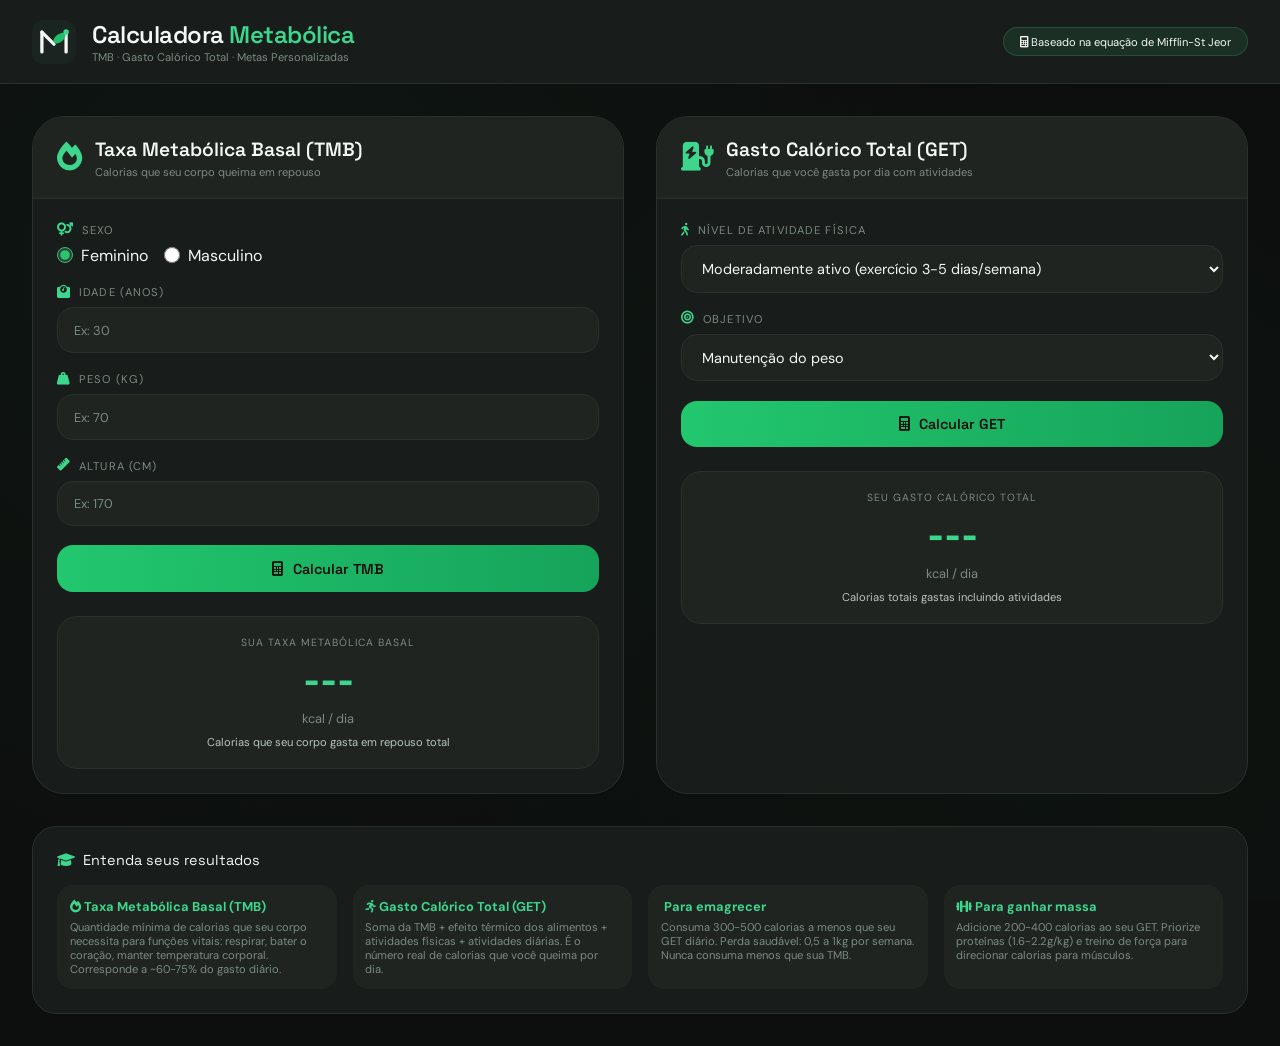
<file: frontend/calculadora.html>
<!DOCTYPE html>
<html lang="pt-BR">
<head>
  <meta charset="UTF-8">
  <meta name="viewport" content="width=device-width, initial-scale=1.0, viewport-fit=cover">
  <title>NutriAI · Calculadora TMB e Gasto Calórico | Metabolismo Inteligente</title>
  
  <!-- Fonts -->
  <link href="https://fonts.googleapis.com/css2?family=Space+Grotesk:wght@300;400;500;600;700&family=DM+Sans:wght@300;400;500;600;700&display=swap" rel="stylesheet">
  
  <!-- Font Awesome -->
  <link rel="stylesheet" href="https://cdnjs.cloudflare.com/ajax/libs/font-awesome/6.0.0-beta3/css/all.min.css">
  
  <style>
    * {
      margin: 0;
      padding: 0;
      box-sizing: border-box;
    }
 
    :root {
      --black-pearl: #0D0F0E;
      --black-deep: #111413;
      --black-mid: #181C1A;
      --black-surface: #1F2421;
      --black-border: #2A302C;
      
      --green-100: #C8F5D8;
      --green-200: #8EEAB0;
      --green-400: #3DD68C;
      --green-500: #22C76E;
      --green-600: #16A35A;
      --green-800: #0D6B3D;
      
      --white: #F4F7F5;
      --white-dim: #B8C4BC;
      --white-muted: #7A8B80;
      
      --blue-info: #3B82F6;
      --purple-result: #A855F7;
      --orange-warning: #E6A017;
      
      --font-head: 'Space Grotesk', sans-serif;
      --font-body: 'DM Sans', sans-serif;
      
      --shadow-glow: 0 8px 30px rgba(34, 199, 110, 0.08);
      --shadow-glow-strong: 0 0 20px rgba(34, 199, 110, 0.15);
      --transition-smooth: all 0.25s cubic-bezier(0.2, 0.9, 0.4, 1.1);
    }
 
    body {
      background: var(--black-pearl);
      color: var(--white);
      font-family: var(--font-body);
      min-height: 100vh;
      position: relative;
    }
 
    /* Background decorativo */
    body::before {
      content: '';
      position: fixed;
      top: 0;
      left: 0;
      right: 0;
      bottom: 0;
      background: radial-gradient(circle at 20% 30%, rgba(61, 214, 140, 0.04), transparent 60%),
                  radial-gradient(circle at 80% 70%, rgba(34, 199, 110, 0.03), transparent 50%);
      pointer-events: none;
      z-index: 0;
    }
 
    /* Header */
    .calculator-header {
      background: var(--black-mid);
      border-bottom: 1px solid var(--black-border);
      padding: 1.2rem 2rem;
      display: flex;
      align-items: center;
      justify-content: space-between;
      flex-wrap: wrap;
      gap: 1rem;
      position: sticky;
      top: 0;
      z-index: 10;
    }
    .header-left {
      display: flex;
      align-items: center;
      gap: 1rem;
    }
    .logo-icon {
      width: 44px;
      height: 44px;
    }
    .header-title h1 {
      font-family: var(--font-head);
      font-size: 1.5rem;
      font-weight: 600;
      letter-spacing: -0.02em;
    }
    .header-title h1 span {
      color: var(--green-400);
    }
    .header-title p {
      font-size: 0.7rem;
      color: var(--white-muted);
    }
    .info-badge {
      background: rgba(61, 214, 140, 0.1);
      padding: 0.4rem 1rem;
      border-radius: 40px;
      font-size: 0.7rem;
      border: 1px solid rgba(61, 214, 140, 0.2);
    }
 
    /* Container principal */
    .calculator-container {
      max-width: 1300px;
      margin: 0 auto;
      padding: 2rem;
      position: relative;
      z-index: 2;
    }
 
    /* Grid das calculadoras */
    .calculators-grid {
      display: grid;
      grid-template-columns: 1fr 1fr;
      gap: 2rem;
      margin-bottom: 2rem;
    }
 
    /* Card de calculadora */
    .calculator-card {
      background: var(--black-mid);
      border: 1px solid var(--black-border);
      border-radius: 32px;
      overflow: hidden;
      transition: var(--transition-smooth);
    }
    .calculator-card:hover {
      transform: translateY(-4px);
      border-color: rgba(61, 214, 140, 0.3);
      box-shadow: var(--shadow-glow);
    }
    .card-header {
      background: var(--black-surface);
      padding: 1.2rem 1.5rem;
      border-bottom: 1px solid var(--black-border);
      display: flex;
      align-items: center;
      gap: 0.8rem;
    }
    .card-header i {
      font-size: 1.8rem;
      color: var(--green-400);
    }
    .card-header h2 {
      font-family: var(--font-head);
      font-size: 1.2rem;
      font-weight: 600;
    }
    .card-header p {
      font-size: 0.7rem;
      color: var(--white-muted);
      margin-top: 0.2rem;
    }
    .card-body {
      padding: 1.5rem;
    }
 
    /* Formulário */
    .input-group {
      margin-bottom: 1.2rem;
    }
    .input-label {
      display: flex;
      align-items: center;
      gap: 0.5rem;
      font-size: 0.7rem;
      letter-spacing: 0.1em;
      text-transform: uppercase;
      color: var(--white-muted);
      margin-bottom: 0.5rem;
    }
    .input-label i {
      font-size: 0.8rem;
      color: var(--green-400);
    }
    .input-field {
      width: 100%;
      background: var(--black-surface);
      border: 1px solid var(--black-border);
      border-radius: 16px;
      padding: 0.8rem 1rem;
      color: var(--white);
      font-family: var(--font-body);
      font-size: 0.9rem;
      outline: none;
      transition: var(--transition-smooth);
    }
    .input-field:focus {
      border-color: var(--green-500);
      box-shadow: 0 0 0 3px rgba(34, 199, 110, 0.1);
    }
    .input-field::placeholder {
      color: var(--white-muted);
      font-size: 0.8rem;
    }
    
    .radio-group {
      display: flex;
      gap: 1rem;
      margin-top: 0.5rem;
    }
    .radio-option {
      display: flex;
      align-items: center;
      gap: 0.5rem;
      cursor: pointer;
    }
    .radio-option input {
      accent-color: var(--green-500);
      width: 16px;
      height: 16px;
      cursor: pointer;
    }
    .radio-option label {
      font-size: 0.85rem;
      color: var(--white-dim);
      cursor: pointer;
    }
 
    .select-field {
      width: 100%;
      background: var(--black-surface);
      border: 1px solid var(--black-border);
      border-radius: 16px;
      padding: 0.8rem 1rem;
      color: var(--white);
      font-family: var(--font-body);
      font-size: 0.9rem;
      cursor: pointer;
    }
 
    .calculate-btn {
      width: 100%;
      background: linear-gradient(95deg, var(--green-500), var(--green-600));
      border: none;
      border-radius: 16px;
      padding: 0.9rem;
      color: var(--black-pearl);
      font-family: var(--font-head);
      font-weight: 600;
      font-size: 0.9rem;
      cursor: pointer;
      transition: var(--transition-smooth);
      display: flex;
      align-items: center;
      justify-content: center;
      gap: 0.6rem;
      margin-top: 0.5rem;
    }
    .calculate-btn:hover {
      transform: translateY(-2px);
      filter: brightness(1.05);
      box-shadow: 0 8px 20px rgba(34, 199, 110, 0.3);
    }
 
    /* Resultado */
    .result-area {
      margin-top: 1.5rem;
      padding: 1.2rem;
      background: var(--black-surface);
      border-radius: 20px;
      border: 1px solid var(--black-border);
      text-align: center;
    }
    .result-label {
      font-size: 0.65rem;
      letter-spacing: 0.1em;
      color: var(--white-muted);
      text-transform: uppercase;
    }
    .result-value {
      font-family: var(--font-head);
      font-size: 2.5rem;
      font-weight: 700;
      color: var(--green-400);
      margin: 0.3rem 0;
    }
    .result-unit {
      font-size: 0.8rem;
      color: var(--white-muted);
    }
    .result-description {
      font-size: 0.7rem;
      color: var(--white-dim);
      margin-top: 0.5rem;
    }
 
    /* Card de resultado combinado */
    .combined-result {
      background: linear-gradient(135deg, var(--black-mid), var(--black-surface));
      border: 1px solid var(--green-800);
      border-radius: 32px;
      padding: 1.8rem;
      margin-top: 1rem;
    }
    .combined-title {
      font-family: var(--font-head);
      font-size: 1rem;
      font-weight: 600;
      margin-bottom: 1rem;
      display: flex;
      align-items: center;
      gap: 0.5rem;
    }
    .combined-stats {
      display: grid;
      grid-template-columns: repeat(3, 1fr);
      gap: 1rem;
      text-align: center;
    }
    .stat-item {
      padding: 0.8rem;
      background: var(--black-pearl);
      border-radius: 20px;
    }
    .stat-value {
      font-family: var(--font-head);
      font-size: 1.6rem;
      font-weight: 700;
      color: var(--green-400);
    }
    .stat-label {
      font-size: 0.7rem;
      color: var(--white-muted);
      margin-top: 0.3rem;
    }
    .recommendation {
      margin-top: 1.2rem;
      padding: 0.8rem;
      background: rgba(61, 214, 140, 0.08);
      border-radius: 16px;
      font-size: 0.8rem;
      color: var(--white-dim);
      text-align: center;
    }
 
    /* Info adicional */
    .info-section {
      background: var(--black-mid);
      border: 1px solid var(--black-border);
      border-radius: 24px;
      padding: 1.5rem;
      margin-top: 2rem;
    }
    .info-title {
      font-family: var(--font-head);
      font-size: 0.9rem;
      margin-bottom: 1rem;
      display: flex;
      align-items: center;
      gap: 0.5rem;
    }
    .info-grid {
      display: grid;
      grid-template-columns: repeat(auto-fit, minmax(200px, 1fr));
      gap: 1rem;
    }
    .info-card {
      background: var(--black-surface);
      border-radius: 16px;
      padding: 0.8rem;
    }
    .info-card h4 {
      font-size: 0.8rem;
      color: var(--green-400);
      margin-bottom: 0.3rem;
    }
    .info-card p {
      font-size: 0.7rem;
      color: var(--white-muted);
    }
 
    /* Toast */
    .toast-msg {
      position: fixed;
      bottom: 2rem;
      left: 50%;
      transform: translateX(-50%);
      background: var(--green-600);
      color: white;
      padding: 0.7rem 1.5rem;
      border-radius: 40px;
      font-size: 0.8rem;
      z-index: 1000;
      animation: fadeUp 0.3s ease;
    }
    @keyframes fadeUp {
      from { opacity: 0; transform: translateX(-50%) translateY(20px); }
      to { opacity: 1; transform: translateX(-50%) translateY(0); }
    }
 
    /* Histórico */
    .history-section {
      background: var(--black-mid);
      border: 1px solid var(--black-border);
      border-radius: 24px;
      padding: 1.5rem;
      margin-top: 2rem;
    }
    .history-header {
      display: flex;
      align-items: center;
      justify-content: space-between;
      margin-bottom: 1rem;
      flex-wrap: wrap;
      gap: 0.5rem;
    }
    .history-title {
      font-family: var(--font-head);
      font-size: 0.9rem;
      font-weight: 600;
      display: flex;
      align-items: center;
      gap: 0.5rem;
    }
    .clear-history-btn {
      background: rgba(199, 59, 43, 0.15);
      border: 1px solid rgba(199, 59, 43, 0.3);
      color: #E05C4A;
      border-radius: 10px;
      padding: 0.4rem 0.9rem;
      font-size: 0.75rem;
      cursor: pointer;
      font-family: var(--font-body);
      transition: var(--transition-smooth);
      display: flex;
      align-items: center;
      gap: 0.4rem;
    }
    .clear-history-btn:hover {
      background: rgba(199, 59, 43, 0.3);
    }
    .history-list {
      display: flex;
      flex-direction: column;
      gap: 0.8rem;
      max-height: 340px;
      overflow-y: auto;
      padding-right: 4px;
    }
    .history-list::-webkit-scrollbar { width: 4px; }
    .history-list::-webkit-scrollbar-track { background: var(--black-surface); border-radius: 4px; }
    .history-list::-webkit-scrollbar-thumb { background: var(--black-border); border-radius: 4px; }
    .history-item {
      background: var(--black-surface);
      border: 1px solid var(--black-border);
      border-radius: 16px;
      padding: 1rem 1.2rem;
      display: grid;
      grid-template-columns: auto 1fr auto;
      align-items: center;
      gap: 1rem;
      transition: border-color 0.2s;
    }
    .history-item:hover { border-color: rgba(61, 214, 140, 0.25); }
    .history-date {
      font-size: 0.7rem;
      color: var(--white-muted);
      white-space: nowrap;
    }
    .history-values {
      display: flex;
      gap: 1.5rem;
      flex-wrap: wrap;
    }
    .history-val {
      text-align: center;
    }
    .history-val span {
      display: block;
      font-family: var(--font-head);
      font-size: 1rem;
      font-weight: 700;
      color: var(--green-400);
    }
    .history-val small {
      font-size: 0.65rem;
      color: var(--white-muted);
      text-transform: uppercase;
      letter-spacing: 0.05em;
    }
    .history-params {
      font-size: 0.7rem;
      color: var(--white-muted);
    }
    .history-params b { color: var(--white-dim); }
    .history-reuse-btn {
      background: rgba(61, 214, 140, 0.1);
      border: 1px solid rgba(61, 214, 140, 0.2);
      color: var(--green-400);
      border-radius: 10px;
      padding: 0.35rem 0.75rem;
      font-size: 0.72rem;
      cursor: pointer;
      font-family: var(--font-body);
      white-space: nowrap;
      transition: var(--transition-smooth);
    }
    .history-reuse-btn:hover {
      background: rgba(61, 214, 140, 0.2);
    }
 
    @media (max-width: 900px) {
      .calculators-grid {
        grid-template-columns: 1fr;
      }
      .combined-stats {
        grid-template-columns: 1fr;
      }
      .calculator-container {
        padding: 1rem;
      }
    }
  </style>
</head>
<body>
 
<div class="calculator-header">
  <div class="header-left">
    <svg class="logo-icon" viewBox="0 0 80 80" fill="none">
      <rect width="80" height="80" rx="20" fill="#1A2420"/>
      <path d="M18 58V22" stroke="#F4F7F5" stroke-width="6" stroke-linecap="round"/>
      <path d="M62 58V22" stroke="#F4F7F5" stroke-width="6" stroke-linecap="round"/>
      <path d="M18 22L40 44" stroke="#F4F7F5" stroke-width="6" stroke-linecap="round"/>
      <ellipse cx="50" cy="33" rx="13" ry="7" transform="rotate(-38 50 33)" fill="#22C76E" opacity="0.95"/>
      <circle cx="62" cy="22" r="5" fill="#3DD68C"/>
    </svg>
    <div class="header-title">
      <h1>Calculadora <span>Metabólica</span></h1>
      <p>TMB · Gasto Calórico Total · Metas Personalizadas</p>
    </div>
  </div>
  <div class="info-badge">
    <i class="fas fa-calculator"></i> Baseado na equação de Mifflin-St Jeor
  </div>
</div>
 
<div class="calculator-container">
  <div class="calculators-grid">
    <!-- Calculadora TMB -->
    <div class="calculator-card">
      <div class="card-header">
        <i class="fas fa-fire"></i>
        <div>
          <h2>Taxa Metabólica Basal (TMB)</h2>
          <p>Calorias que seu corpo queima em repouso</p>
        </div>
      </div>
      <div class="card-body">
        <div class="input-group">
          <label class="input-label"><i class="fas fa-venus-mars"></i> Sexo</label>
          <div class="radio-group" id="tmbGenderGroup">
            <label class="radio-option"><input type="radio" name="tmbGender" value="female" checked> <span>Feminino</span></label>
            <label class="radio-option"><input type="radio" name="tmbGender" value="male"> <span>Masculino</span></label>
          </div>
        </div>
        <div class="input-group">
          <label class="input-label"><i class="fas fa-weight-scale"></i> Idade (anos)</label>
          <input type="number" id="tmbAge" class="input-field" placeholder="Ex: 30" min="10" max="120">
        </div>
        <div class="input-group">
          <label class="input-label"><i class="fas fa-weight-hanging"></i> Peso (kg)</label>
          <input type="number" id="tmbWeight" class="input-field" placeholder="Ex: 70" step="0.1" min="20" max="500">
        </div>
        <div class="input-group">
          <label class="input-label"><i class="fas fa-ruler"></i> Altura (cm)</label>
          <input type="number" id="tmbHeight" class="input-field" placeholder="Ex: 170" min="100" max="250">
        </div>
        <button class="calculate-btn" id="calcTmbBtn"><i class="fas fa-calculator"></i> Calcular TMB</button>
        
        <div class="result-area" id="tmbResult">
          <div class="result-label">SUA TAXA METABÓLICA BASAL</div>
          <div class="result-value" id="tmbValue">---</div>
          <div class="result-unit">kcal / dia</div>
          <div class="result-description">Calorias que seu corpo gasta em repouso total</div>
        </div>
      </div>
    </div>
 
    <!-- Calculadora GET (Gasto Energético Total) -->
    <div class="calculator-card">
      <div class="card-header">
        <i class="fas fa-charging-station"></i>
        <div>
          <h2>Gasto Calórico Total (GET)</h2>
          <p>Calorias que você gasta por dia com atividades</p>
        </div>
      </div>
      <div class="card-body">
        <div class="input-group">
          <label class="input-label"><i class="fas fa-person-walking"></i> Nível de Atividade Física</label>
          <select id="activityLevel" class="select-field">
            <option value="1.2">Sedentário (pouco ou nenhum exercício)</option>
            <option value="1.375">Levemente ativo (exercício 1-3 dias/semana)</option>
            <option value="1.55" selected>Moderadamente ativo (exercício 3-5 dias/semana)</option>
            <option value="1.725">Muito ativo (exercício 6-7 dias/semana)</option>
            <option value="1.9">Extremamente ativo (atleta, trabalho pesado)</option>
          </select>
        </div>
        <div class="input-group">
          <label class="input-label"><i class="fas fa-bullseye"></i> Objetivo</label>
          <select id="goalLevel" class="select-field">
            <option value="0.85">Perda de peso agressiva (-500 kcal/dia)</option>
            <option value="0.9">Perda de peso moderada (-300 kcal/dia)</option>
            <option value="1" selected>Manutenção do peso</option>
            <option value="1.1">Ganho muscular leve (+200 kcal/dia)</option>
            <option value="1.15">Ganho muscular (+400 kcal/dia)</option>
          </select>
        </div>
        <button class="calculate-btn" id="calcGetBtn"><i class="fas fa-calculator"></i> Calcular GET</button>
        
        <div class="result-area" id="getResult">
          <div class="result-label">SEU GASTO CALÓRICO TOTAL</div>
          <div class="result-value" id="getValue">---</div>
          <div class="result-unit">kcal / dia</div>
          <div class="result-description">Calorias totais gastas incluindo atividades</div>
        </div>
      </div>
    </div>
  </div>
 
  <!-- Resultado combinado e recomendações -->
  <div class="combined-result" id="combinedResult" style="display: none;">
    <div class="combined-title">
      <i class="fas fa-chart-line"></i> Seu Resumo Metabólico
    </div>
    <div class="combined-stats">
      <div class="stat-item">
        <div class="stat-value" id="combinedTmb">---</div>
        <div class="stat-label">TMB (repouso)</div>
      </div>
      <div class="stat-item">
        <div class="stat-value" id="combinedGet">---</div>
        <div class="stat-label">GET (total)</div>
      </div>
      <div class="stat-item">
        <div class="stat-value" id="combinedGoal">---</div>
        <div class="stat-label">Meta recomendada</div>
      </div>
    </div>
    <div class="recommendation" id="recommendationText">
      Preencha os dados acima e calcule sua TMB e GET para receber recomendações personalizadas.
    </div>
  </div>
 
  <!-- Histórico de cálculos -->
  <div class="history-section" id="historySection" style="display:none;">
    <div class="history-header">
      <div class="history-title">
        <i class="fas fa-clock-rotate-left" style="color: var(--green-400);"></i>
        Histórico de Cálculos
      </div>
      <button class="clear-history-btn" id="clearHistoryBtn"><i class="fas fa-trash"></i> Limpar histórico</button>
    </div>
    <div id="historyList" class="history-list"></div>
  </div>
 
  <!-- Informações educativas -->
  <div class="info-section">
    <div class="info-title">
      <i class="fas fa-graduation-cap" style="color: var(--green-400);"></i>
      Entenda seus resultados
    </div>
    <div class="info-grid">
      <div class="info-card">
        <h4><i class="fas fa-fire"></i> Taxa Metabólica Basal (TMB)</h4>
        <p>Quantidade mínima de calorias que seu corpo necessita para funções vitais: respirar, bater o coração, manter temperatura corporal. Corresponde a ~60-75% do gasto diário.</p>
      </div>
      <div class="info-card">
        <h4><i class="fas fa-person-running"></i> Gasto Calórico Total (GET)</h4>
        <p>Soma da TMB + efeito térmico dos alimentos + atividades físicas + atividades diárias. É o número real de calorias que você queima por dia.</p>
      </div>
      <div class="info-card">
        <h4><i class="fas fa-chart-simple"></i> Para emagrecer</h4>
        <p>Consuma 300-500 calorias a menos que seu GET diário. Perda saudável: 0,5 a 1kg por semana. Nunca consuma menos que sua TMB.</p>
      </div>
      <div class="info-card">
        <h4><i class="fas fa-dumbbell"></i> Para ganhar massa</h4>
        <p>Adicione 200-400 calorias ao seu GET. Priorize proteínas (1.6-2.2g/kg) e treino de força para direcionar calorias para músculos.</p>
      </div>
    </div>
  </div>
</div>
 
<script src="config.js"></script>
  <script>
 
  // Elementos
  const tmbAge     = document.getElementById('tmbAge');
  const tmbWeight  = document.getElementById('tmbWeight');
  const tmbHeight  = document.getElementById('tmbHeight');
  const tmbGenderRadios = document.querySelectorAll('input[name="tmbGender"]');
  const activityLevel   = document.getElementById('activityLevel');
  const goalLevel       = document.getElementById('goalLevel');
 
  const tmbValueSpan    = document.getElementById('tmbValue');
  const getValueSpan    = document.getElementById('getValue');
  const combinedResult  = document.getElementById('combinedResult');
  const combinedTmbSpan = document.getElementById('combinedTmb');
  const combinedGetSpan = document.getElementById('combinedGet');
  const combinedGoalSpan= document.getElementById('combinedGoal');
  const recText         = document.getElementById('recommendationText');
 
  // ── Histórico ─────────────────────────────────────────────────────────────
  const HISTORY_KEY = 'nutriai_calc_history';
  const MAX_HISTORY = 10;
 
  function loadHistory() {
    try { return JSON.parse(localStorage.getItem(HISTORY_KEY)) || []; }
    catch { return []; }
  }
 
  function saveHistory(history) {
    localStorage.setItem(HISTORY_KEY, JSON.stringify(history));
  }
 
  const GOAL_LABELS = {
    perda_moderada: 'Perda moderada',
    perda_leve:     'Perda leve',
    manutencao:     'Manutenção',
    ganho_leve:     'Ganho leve',
    ganho_moderado: 'Ganho moderado',
  };
 
  const ACTIVITY_LABELS = {
    '1.2':   'Sedentário',
    '1.375': 'Lev. ativo',
    '1.55':  'Mod. ativo',
    '1.725': 'Muito ativo',
    '1.9':   'Extremo',
  };
 
  function addToHistory(dados, result) {
    const history = loadHistory();
    const entry = {
      id: Date.now(),
      date: new Date().toLocaleString('pt-BR', { day:'2-digit', month:'2-digit', year:'numeric', hour:'2-digit', minute:'2-digit' }),
      tmb:  Math.round(result.tmb),
      get:  Math.round(result.get),
      meta: Math.round(result.meta_calorica),
      peso: dados.weight,
      altura: dados.height,
      idade: Math.round(dados.age),
      sexo: dados.gender,
      atividade: dados.activity,
      objetivo: dados.objetivo,
    };
    history.unshift(entry);
    if (history.length > MAX_HISTORY) history.pop();
    saveHistory(history);
    renderHistory();
  }
 
  function renderHistory() {
    const history = loadHistory();
    const section = document.getElementById('historySection');
    const list    = document.getElementById('historyList');
 
    if (history.length === 0) {
      section.style.display = 'none';
      return;
    }
    section.style.display = 'block';
    list.innerHTML = history.map(e => `
      <div class="history-item">
        <div class="history-date"><i class="fas fa-clock" style="margin-right:4px;"></i>${e.date}</div>
        <div>
          <div class="history-values">
            <div class="history-val"><span>${e.tmb}</span><small>TMB</small></div>
            <div class="history-val"><span>${e.get}</span><small>GET</small></div>
            <div class="history-val"><span>${e.meta}</span><small>Meta</small></div>
          </div>
          <div class="history-params" style="margin-top:0.4rem;">
            <b>${e.peso}kg</b> · <b>${e.altura}cm</b> · <b>${e.idade}a</b> · ${e.sexo === 'masculino' ? '♂' : '♀'} · ${ACTIVITY_LABELS[String(e.atividade)] || e.atividade} · ${GOAL_LABELS[e.objetivo] || e.objetivo}
          </div>
        </div>
        <button class="history-reuse-btn" onclick="reusarCalculo(${e.id})"><i class="fas fa-rotate-left"></i> Reusar</button>
      </div>
    `).join('');
  }
 
  function reusarCalculo(id) {
    const entry = loadHistory().find(e => e.id === id);
    if (!entry) return;
 
    tmbAge.value    = entry.idade;
    tmbWeight.value = entry.peso;
    tmbHeight.value = entry.altura;
 
    for (const r of tmbGenderRadios) {
      r.checked = (r.value === (entry.sexo === 'masculino' ? 'male' : 'female'));
    }
 
    activityLevel.value = String(entry.atividade);
 
    const goalReverseMap = {
      perda_moderada: '0.85', perda_leve: '0.9', manutencao: '1', ganho_leve: '1.1', ganho_moderado: '1.15',
    };
    goalLevel.value = goalReverseMap[entry.objetivo] || '1';
 
    showToast('✅ Dados recarregados! Clique em Calcular para confirmar.');
  }
 
  // ── Ler valores do formulário ─────────────────────────────────────────────
  function lerFormulario() {
    const age    = parseFloat(tmbAge.value);
    const weight = parseFloat(tmbWeight.value);
    const height = parseFloat(tmbHeight.value);
 
    let gender = 'feminino';
    for (const r of tmbGenderRadios) {
      if (r.checked) { gender = r.value === 'male' ? 'masculino' : 'feminino'; break; }
    }
 
    const activity = parseFloat(activityLevel.value);
 
    const goalMap = {
      '0.85': 'perda_moderada',
      '0.9':  'perda_leve',
      '1':    'manutencao',
      '1.1':  'ganho_leve',
      '1.15': 'ganho_moderado',
    };
    const objetivo = goalMap[goalLevel.value] || 'manutencao';
 
    return { age, weight, height, gender, activity, objetivo };
  }
 
  // ── Validar campos ────────────────────────────────────────────────────────
  function validar({ age, weight, height }) {
    if (isNaN(age)    || age    <= 0) { showToast('⚠️ Informe uma idade válida.', true);   return false; }
    if (isNaN(weight) || weight <= 0) { showToast('⚠️ Informe um peso válido.', true);     return false; }
    if (isNaN(height) || height <= 0) { showToast('⚠️ Informe uma altura válida.', true);  return false; }
    return true;
  }
 
  // ── Chamar API e atualizar interface ──────────────────────────────────────
  async function calcular() {
    const dados = lerFormulario();
    if (!validar(dados)) return;
 
    // Desabilitar botões durante o cálculo
    document.getElementById('calcTmbBtn').disabled = true;
    document.getElementById('calcGetBtn').disabled = true;
 
    try {
      const token = localStorage.getItem('token');
      const headers = { 'Content-Type': 'application/json' };
      if (token) headers['Authorization'] = `Bearer ${token}`;
 
      const res = await fetch(`${API_BASE}/calculator/get`, {
        method: 'POST',
        headers,
        body: JSON.stringify({
          peso:      dados.weight,
          altura:    dados.height,
          idade:     Math.round(dados.age),
          sexo:      dados.gender,
          atividade: dados.activity,
          objetivo:  dados.objetivo,
        })
      });
 
      if (!res.ok) {
        const err = await res.json().catch(() => ({}));
        throw new Error(err.detail || `Erro ${res.status}`);
      }
 
      const r = await res.json();
 
      // Atualizar painel TMB
      tmbValueSpan.textContent  = Math.round(r.tmb);
 
      // Atualizar painel GET
      getValueSpan.textContent  = Math.round(r.get);
 
      // Atualizar resumo combinado
      combinedTmbSpan.textContent  = Math.round(r.tmb);
      combinedGetSpan.textContent  = Math.round(r.get);
      combinedGoalSpan.textContent = Math.round(r.meta_calorica);
      combinedResult.style.display = 'block';
 
      // Recomendação personalizada
      gerarRecomendacao(r.tmb, r.get, r.meta_calorica, dados.objetivo);
 
      // Salvar no localStorage para o dashboard usar
      localStorage.setItem('ultimaTMB',  Math.round(r.tmb));
      localStorage.setItem('ultimoGET',  Math.round(r.get));
      localStorage.setItem('ultimaMeta', Math.round(r.meta_calorica));
 
      // Adicionar ao histórico
      addToHistory(dados, r);
 
      showToast('✅ Cálculo atualizado!');
 
    } catch (err) {
      showToast(`❌ ${err.message}`, true);
    } finally {
      document.getElementById('calcTmbBtn').disabled = false;
      document.getElementById('calcGetBtn').disabled = false;
    }
  }
 
  // ── Recomendação personalizada ────────────────────────────────────────────
  function gerarRecomendacao(tmb, get, meta, objetivo) {
    const nomes = {
      perda_moderada: 'perda de peso moderada',
      perda_leve:     'perda de peso leve',
      manutencao:     'manutenção do peso',
      ganho_leve:     'ganho muscular leve',
      ganho_moderado: 'ganho muscular moderado',
    };
    const nome = nomes[objetivo] || 'seu objetivo';
    let txt = '';
 
    if (objetivo.startsWith('perda')) {
      const deficit = Math.round(get - meta);
      txt = `🎯 Para <strong>${nome}</strong>, consuma <strong>${Math.round(meta)} kcal/dia</strong>. `
          + `Isso representa um déficit de ${deficit} kcal. `
          + `⚠️ Nunca consuma menos que sua TMB (${Math.round(tmb)} kcal). Priorize proteínas e fibras.`;
    } else if (objetivo === 'manutencao') {
      txt = `⚖️ Para <strong>${nome}</strong>, consuma <strong>${Math.round(meta)} kcal/dia</strong>. `
          + `Distribua entre 40% carboidratos, 30% proteínas e 30% gorduras.`;
    } else {
      const surplus = Math.round(meta - get);
      txt = `💪 Para <strong>${nome}</strong>, consuma <strong>${Math.round(meta)} kcal/dia</strong>. `
          + `Superávit de ${surplus} kcal. Priorize proteínas (1.6–2.2 g/kg) e treino de força.`;
    }
 
    recText.innerHTML = txt;
  }
 
  // ── Toast ─────────────────────────────────────────────────────────────────
  function showToast(msg, isError = false) {
    const old = document.querySelector('.toast-msg');
    if (old) old.remove();
    const t = document.createElement('div');
    t.className = 'toast-msg';
    t.textContent = msg;
    if (isError) t.style.background = '#C73B2B';
    document.body.appendChild(t);
    setTimeout(() => t.remove(), 3000);
  }
 
  // ── Event Listeners ───────────────────────────────────────────────────────
  // Somente os botões disparam o cálculo — sem auto-cálculo
  document.getElementById('calcTmbBtn').addEventListener('click', calcular);
  document.getElementById('calcGetBtn').addEventListener('click', calcular);
 
  // Limpar histórico
  document.getElementById('clearHistoryBtn').addEventListener('click', () => {
    if (confirm('Tem certeza que deseja limpar todo o histórico?')) {
      localStorage.removeItem(HISTORY_KEY);
      renderHistory();
      showToast('🗑️ Histórico apagado.');
    }
  });
 
  // Carregar histórico ao abrir a página (sem calcular nada)
  renderHistory();
</script>
</body>
</html>
</file>
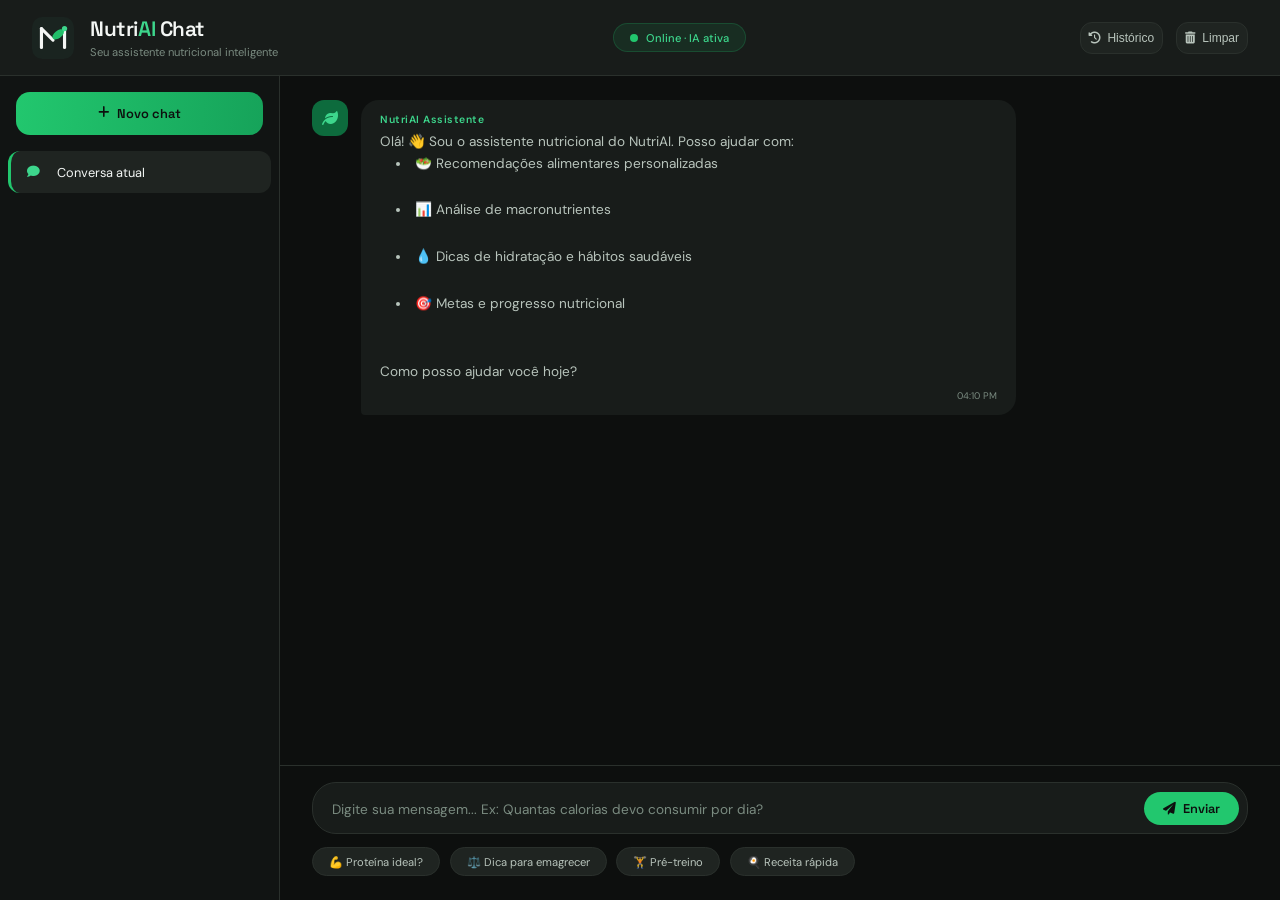
<file: frontend/chat.html>
<!DOCTYPE html>
<html lang="pt-BR">
<head>
  <meta charset="UTF-8">
  <meta name="viewport" content="width=device-width, initial-scale=1.0, viewport-fit=cover">
  <title>NutriAI Chat · Assistente Nutricional Inteligente</title>
  
  <link href="https://fonts.googleapis.com/css2?family=Space+Grotesk:wght@300;400;500;600;700&family=DM+Sans:wght@300;400;500;600;700&display=swap" rel="stylesheet">
  <link rel="stylesheet" href="https://cdnjs.cloudflare.com/ajax/libs/font-awesome/6.0.0-beta3/css/all.min.css">
  
  <style>
    * { margin: 0; padding: 0; box-sizing: border-box; }
 
    :root {
      --black-pearl: #0D0F0E;
      --black-deep: #111413;
      --black-mid: #181C1A;
      --black-surface: #1F2421;
      --black-border: #2A302C;
      --green-100: #C8F5D8;
      --green-200: #8EEAB0;
      --green-400: #3DD68C;
      --green-500: #22C76E;
      --green-600: #16A35A;
      --green-800: #0D6B3D;
      --white: #F4F7F5;
      --white-dim: #B8C4BC;
      --white-muted: #7A8B80;
      --font-head: 'Space Grotesk', sans-serif;
      --font-body: 'DM Sans', sans-serif;
      --transition-smooth: all 0.25s cubic-bezier(0.2, 0.9, 0.4, 1.1);
    }
 
    body {
      background: var(--black-pearl);
      color: var(--white);
      font-family: var(--font-body);
      height: 100vh;
      overflow: hidden;
      position: relative;
    }
 
    body::before {
      content: '';
      position: fixed;
      top: 0; left: 0; right: 0; bottom: 0;
      background: radial-gradient(circle at 20% 30%, rgba(61, 214, 140, 0.04), transparent 60%),
                  radial-gradient(circle at 80% 70%, rgba(34, 199, 110, 0.03), transparent 50%);
      pointer-events: none;
      z-index: 0;
    }
 
    .particles { position: fixed; top: 0; left: 0; width: 100%; height: 100%; overflow: hidden; z-index: 0; pointer-events: none; }
    .particle { position: absolute; background: var(--green-400); border-radius: 50%; opacity: 0.06; animation: floatParticle 15s infinite ease-in-out; }
    @keyframes floatParticle {
      0%, 100% { transform: translateY(0) translateX(0); opacity: 0.04; }
      50% { transform: translateY(-35px) translateX(20px); opacity: 0.1; }
    }
 
    .chat-container { position: relative; z-index: 2; display: flex; flex-direction: column; height: 100vh; max-width: 1400px; margin: 0 auto; }
 
    .chat-header {
      background: var(--black-mid);
      border-bottom: 1px solid var(--black-border);
      padding: 1rem 2rem;
      display: flex; align-items: center; justify-content: space-between;
      flex-wrap: wrap; gap: 1rem;
      backdrop-filter: blur(10px);
    }
    .header-left { display: flex; align-items: center; gap: 1rem; }
    .logo-mini { width: 42px; height: 42px; }
    .header-title h2 { font-family: var(--font-head); font-size: 1.3rem; font-weight: 600; letter-spacing: -0.02em; }
    .header-title h2 span { color: var(--green-400); }
    .header-title p { font-size: 0.7rem; color: var(--white-muted); margin-top: 0.2rem; }
    .header-status { display: flex; align-items: center; gap: 0.5rem; background: rgba(34, 199, 110, 0.1); padding: 0.4rem 1rem; border-radius: 40px; border: 1px solid rgba(34, 199, 110, 0.2); }
    .status-dot { width: 8px; height: 8px; background: var(--green-500); border-radius: 50%; animation: pulse 2s infinite; }
    @keyframes pulse { 0%, 100% { opacity: 1; transform: scale(1); } 50% { opacity: 0.5; transform: scale(1.2); } }
    .status-text { font-size: 0.7rem; color: var(--green-400); font-weight: 500; }
    .header-actions { display: flex; gap: 0.8rem; }
    .icon-btn { background: var(--black-surface); border: 1px solid var(--black-border); border-radius: 12px; padding: 0.5rem; cursor: pointer; transition: var(--transition-smooth); color: var(--white-dim); display: flex; align-items: center; gap: 0.4rem; font-size: 0.75rem; }
    .icon-btn:hover { border-color: var(--green-500); background: rgba(34, 199, 110, 0.05); transform: translateY(-2px); }
 
    .chat-main { display: flex; flex: 1; overflow: hidden; }
 
    .chat-sidebar { width: 280px; background: var(--black-deep); border-right: 1px solid var(--black-border); display: flex; flex-direction: column; transition: all 0.3s ease; }
    .new-chat-btn { margin: 1rem; background: linear-gradient(95deg, var(--green-500), var(--green-600)); border: none; border-radius: 14px; padding: 0.8rem; font-family: var(--font-head); font-weight: 600; font-size: 0.8rem; color: var(--black-pearl); cursor: pointer; display: flex; align-items: center; justify-content: center; gap: 0.5rem; transition: var(--transition-smooth); }
    .new-chat-btn:hover { transform: translateY(-2px); filter: brightness(1.05); }
    .history-list { flex: 1; overflow-y: auto; padding: 0 0.5rem; }
    .history-item { padding: 0.8rem 1rem; border-radius: 12px; margin-bottom: 0.3rem; cursor: pointer; transition: var(--transition-smooth); display: flex; align-items: center; gap: 0.6rem; color: var(--white-dim); font-size: 0.8rem; }
    .history-item:hover { background: var(--black-surface); }
    .history-item.active { background: var(--black-surface); border-left: 3px solid var(--green-500); color: var(--white); }
    .history-item i { width: 20px; color: var(--green-400); }
 
    .chat-area { flex: 1; display: flex; flex-direction: column; background: var(--black-pearl); }
 
    .messages-container { flex: 1; overflow-y: auto; padding: 1.5rem 2rem; display: flex; flex-direction: column; gap: 1rem; }
 
    .message { display: flex; gap: 0.8rem; }
    .message.new-msg { animation: messageSlide 0.3s ease; }
    @keyframes messageSlide { from { opacity: 0; transform: translateY(10px); } to { opacity: 1; transform: translateY(0); } }
 
    .message-avatar { width: 36px; height: 36px; border-radius: 12px; display: flex; align-items: center; justify-content: center; flex-shrink: 0; }
    .message-avatar.bot { background: var(--green-800); color: var(--green-400); }
    .message-avatar.user { background: var(--black-surface); border: 1px solid var(--black-border); color: var(--white-dim); }
    .message-content { flex: 1; background: var(--black-mid); border-radius: 18px; padding: 0.8rem 1.2rem; max-width: 70%; }
    .message.user .message-content { background: var(--black-surface); border: 1px solid var(--black-border); margin-left: auto; }
    .message.bot .message-content { border-bottom-left-radius: 4px; }
    .message.user { flex-direction: row-reverse; }
    .message.user .message-content { border-bottom-right-radius: 4px; }
    .message-name { font-size: 0.65rem; font-weight: 600; color: var(--green-400); margin-bottom: 0.3rem; letter-spacing: 0.05em; }
    .message-text { font-size: 0.85rem; line-height: 1.6; color: var(--white-dim); }
    .message-text strong { color: var(--white); }
    .message-text li { margin-left: 1rem; margin-bottom: 0.2rem; }
    .message-time { font-size: 0.6rem; color: var(--white-muted); margin-top: 0.4rem; text-align: right; }
 
    .typing-indicator { display: flex; gap: 0.3rem; padding: 0.5rem 0; }
    .typing-indicator span { width: 6px; height: 6px; background: var(--green-400); border-radius: 50%; animation: typing 1.4s infinite; }
    .typing-indicator span:nth-child(2) { animation-delay: 0.2s; }
    .typing-indicator span:nth-child(3) { animation-delay: 0.4s; }
    @keyframes typing { 0%, 60%, 100% { transform: translateY(0); opacity: 0.4; } 30% { transform: translateY(-6px); opacity: 1; } }
 
    .input-area { padding: 1rem 2rem 1.5rem; border-top: 1px solid var(--black-border); background: var(--black-pearl); }
    .input-wrapper { display: flex; gap: 0.8rem; align-items: flex-end; background: var(--black-mid); border: 1px solid var(--black-border); border-radius: 24px; padding: 0.5rem 0.5rem 0.5rem 1.2rem; transition: var(--transition-smooth); }
    .input-wrapper:focus-within { border-color: var(--green-500); box-shadow: 0 0 0 2px rgba(34, 199, 110, 0.1); }
    .chat-input { flex: 1; background: transparent; border: none; color: var(--white); font-family: var(--font-body); font-size: 0.85rem; padding: 0.6rem 0; outline: none; resize: none; max-height: 100px; }
    .chat-input::placeholder { color: var(--white-muted); }
    .send-btn { background: var(--green-500); border: none; border-radius: 20px; padding: 0.5rem 1.2rem; color: var(--black-pearl); font-family: var(--font-head); font-weight: 600; font-size: 0.8rem; cursor: pointer; transition: var(--transition-smooth); display: flex; align-items: center; gap: 0.4rem; }
    .send-btn:hover { background: var(--green-600); transform: scale(1.02); }
    .send-btn:disabled { opacity: 0.5; cursor: not-allowed; }
    .suggestions { display: flex; gap: 0.6rem; margin-top: 0.8rem; flex-wrap: wrap; }
    .suggestion-chip { background: var(--black-surface); border: 1px solid var(--black-border); border-radius: 20px; padding: 0.4rem 1rem; font-size: 0.7rem; color: var(--white-dim); cursor: pointer; transition: var(--transition-smooth); }
    .suggestion-chip:hover { border-color: var(--green-500); color: var(--green-400); transform: translateY(-1px); }
 
    .messages-container::-webkit-scrollbar, .history-list::-webkit-scrollbar { width: 4px; }
    .messages-container::-webkit-scrollbar-track { background: var(--black-mid); }
    .messages-container::-webkit-scrollbar-thumb { background: var(--green-600); border-radius: 10px; }
 
    @media (max-width: 768px) {
      .chat-sidebar { position: fixed; left: -280px; top: 0; height: 100%; z-index: 100; transition: left 0.3s ease; }
      .chat-sidebar.open { left: 0; }
      .message-content { max-width: 85%; }
      .chat-header { padding: 0.8rem 1rem; }
    }
 
    .toast-msg { position: fixed; bottom: 2rem; left: 50%; transform: translateX(-50%); background: var(--green-600); color: white; padding: 0.6rem 1.2rem; border-radius: 40px; font-size: 0.8rem; z-index: 1000; animation: fadeUp 0.3s ease; }
    @keyframes fadeUp { from { opacity: 0; transform: translateX(-50%) translateY(20px); } to { opacity: 1; transform: translateX(-50%) translateY(0); } }
  </style>
</head>
<body>
 
<div class="particles" id="particles"></div>
 
<div class="chat-container">
  <div class="chat-header">
    <div class="header-left">
      <svg class="logo-mini" viewBox="0 0 80 80" fill="none">
        <rect width="80" height="80" rx="20" fill="#1A2420"/>
        <path d="M18 58V22" stroke="#F4F7F5" stroke-width="6" stroke-linecap="round"/>
        <path d="M62 58V22" stroke="#F4F7F5" stroke-width="6" stroke-linecap="round"/>
        <path d="M18 22L40 44" stroke="#F4F7F5" stroke-width="6" stroke-linecap="round"/>
        <ellipse cx="50" cy="33" rx="13" ry="7" transform="rotate(-38 50 33)" fill="#22C76E" opacity="0.95"/>
        <circle cx="62" cy="22" r="5" fill="#3DD68C"/>
      </svg>
      <div class="header-title">
        <h2>Nutri<span>AI</span> Chat</h2>
        <p>Seu assistente nutricional inteligente</p>
      </div>
    </div>
    <div class="header-status">
      <div class="status-dot"></div>
      <span class="status-text">Online · IA ativa</span>
    </div>
    <div class="header-actions">
      <button class="icon-btn" id="sidebarToggleBtn"><i class="fas fa-history"></i> <span>Histórico</span></button>
      <button class="icon-btn" id="clearChatBtn"><i class="fas fa-trash-alt"></i> <span>Limpar</span></button>
    </div>
  </div>
 
  <div class="chat-main">
    <div class="chat-sidebar" id="chatSidebar">
      <button class="new-chat-btn" id="newChatBtn">
        <i class="fas fa-plus"></i> Novo chat
      </button>
      <div class="history-list" id="historyList"></div>
    </div>
 
    <div class="chat-area">
      <div class="messages-container" id="messagesContainer"></div>
 
      <div class="input-area">
        <div class="input-wrapper">
          <textarea class="chat-input" id="chatInput" placeholder="Digite sua mensagem... Ex: Quantas calorias devo consumir por dia?" rows="1"></textarea>
          <button type="button" class="send-btn" id="sendBtn">
            <i class="fas fa-paper-plane"></i> Enviar
          </button>
        </div>
        <div class="suggestions">
          <div class="suggestion-chip" data-suggestion="Qual a quantidade ideal de proteína por dia?">💪 Proteína ideal?</div>
          <div class="suggestion-chip" data-suggestion="Me dê uma dica para emagrecer com saúde">⚖️ Dica para emagrecer</div>
          <div class="suggestion-chip" data-suggestion="O que comer antes do treino?">🏋️ Pré-treino</div>
          <div class="suggestion-chip" data-suggestion="Receita saudável e rápida">🍳 Receita rápida</div>
        </div>
      </div>
    </div>
  </div>
</div>
 
<script src="config.js"></script>
  <script>
 
  // ── Partículas ──────────────────────────────────────────────────────────────
  (function createParticles() {
    const container = document.getElementById('particles');
    for (let i = 0; i < 40; i++) {
      const p = document.createElement('div');
      p.classList.add('particle');
      p.style.width  = `${Math.random() * 6 + 2}px`;
      p.style.height = p.style.width;
      p.style.left   = `${Math.random() * 100}%`;
      p.style.top    = `${Math.random() * 100}%`;
      p.style.animationDelay    = `${Math.random() * 12}s`;
      p.style.animationDuration = `${12 + Math.random() * 15}s`;
      container.appendChild(p);
    }
  })();
 
  // ── Estado ──────────────────────────────────────────────────────────────────
  let isTyping       = false;
  // chatSessions guarda conversas locais (apenas na sessão atual do browser)
  let chatSessions   = [];
  let currentSession = null;  // { id, name, messages[] }
 
  // ── Elementos DOM ───────────────────────────────────────────────────────────
  const messagesContainer = document.getElementById('messagesContainer');
  const chatInput         = document.getElementById('chatInput');
  const sendBtn           = document.getElementById('sendBtn');
  const clearChatBtn      = document.getElementById('clearChatBtn');
  const newChatBtn        = document.getElementById('newChatBtn');
  const sidebarToggleBtn  = document.getElementById('sidebarToggleBtn');
  const chatSidebar       = document.getElementById('chatSidebar');
  const historyListDiv    = document.getElementById('historyList');
 
  // ── Formatar markdown básico ────────────────────────────────────────────────
  function formatText(text) {
    if (!text) return '';
    return text
      .replace(/\*\*(.*?)\*\*/g, '<strong>$1</strong>')
      .replace(/\*([^*\n]+?)\*/g,  '<em>$1</em>')
      .replace(/`([^`]+?)`/g, '<code style="background:rgba(34,199,110,0.12);padding:1px 6px;border-radius:4px;font-family:monospace;font-size:0.8em">$1</code>')
      .replace(/^#{1,3} (.+)/gm, '<strong>$1</strong>')
      .replace(/^[•\-\*] (.+)/gm, '<li style="margin-left:1rem;margin-bottom:0.2rem">$1</li>')
      .replace(/^\d+\. (.+)/gm, '<li style="margin-left:1rem;margin-bottom:0.2rem">$1</li>')
      .replace(/\n/g, '<br>');
  }
 
  // ── Adicionar mensagem ao DOM (append — NÃO re-renderiza tudo) ──────────────
  function appendMsg(role, text, animate) {
    const div = document.createElement('div');
    // role é 'user', 'bot' ou 'assistant' — normalize para CSS
    const cssRole = (role === 'assistant') ? 'bot' : role;
    div.className = `message ${cssRole}${animate ? ' new-msg' : ''}`;
    div.innerHTML = `
      <div class="message-avatar ${cssRole}">
        <i class="fas ${cssRole === 'bot' ? 'fa-leaf' : 'fa-user'}"></i>
      </div>
      <div class="message-content">
        <div class="message-name">${cssRole === 'bot' ? 'NutriAI Assistente' : 'Você'}</div>
        <div class="message-text">${formatText(text)}</div>
        <div class="message-time">${new Date().toLocaleTimeString([], { hour: '2-digit', minute: '2-digit' })}</div>
      </div>`;
    messagesContainer.appendChild(div);
    messagesContainer.scrollTop = messagesContainer.scrollHeight;
  }
 
  // ── Renderizar todas as mensagens de uma sessão (limpa e repopula) ──────────
  function renderSession(session) {
    messagesContainer.innerHTML = '';
    if (!session) return;
    session.messages.forEach(m => appendMsg(m.role, m.text, false));
  }
 
  // ── Indicador de digitação ──────────────────────────────────────────────────
  function showTyping() {
    const d = document.createElement('div');
    d.className = 'message bot';
    d.id = 'typingIndicator';
    d.innerHTML = `
      <div class="message-avatar bot"><i class="fas fa-leaf"></i></div>
      <div class="message-content">
        <div class="message-name">NutriAI Assistente</div>
        <div class="typing-indicator"><span></span><span></span><span></span></div>
      </div>`;
    messagesContainer.appendChild(d);
    messagesContainer.scrollTop = messagesContainer.scrollHeight;
  }
 
  function hideTyping() {
    const el = document.getElementById('typingIndicator');
    if (el) el.remove();
  }
 
  // ── Toast ───────────────────────────────────────────────────────────────────
  function showToast(msg) {
    const old = document.querySelector('.toast-msg');
    if (old) old.remove();
    const t = document.createElement('div');
    t.className = 'toast-msg';
    t.textContent = msg;
    document.body.appendChild(t);
    setTimeout(() => t.remove(), 2500);
  }
 
  // ── Adicionar mensagem a sessão + DOM ───────────────────────────────────────
  function addMessage(role, text) {
    if (!currentSession) return;
    const msg = { role, text };
    currentSession.messages.push(msg);
    appendMsg(role, text, true);
  }
 
  // ── Criar nova sessão local ─────────────────────────────────────────────────
  function createSession(name, initialText) {
    const session = {
      id: Date.now(),
      name: name || `Conversa ${chatSessions.length + 1}`,
      messages: []
    };
    chatSessions.unshift(session);
    currentSession = session;
    messagesContainer.innerHTML = '';
    if (initialText) addMessage('bot', initialText);
    renderSidebar();
    return session;
  }
 
  // ── Sidebar de histórico ────────────────────────────────────────────────────
  function renderSidebar() {
    historyListDiv.innerHTML = '';
    chatSessions.forEach(s => {
      const item = document.createElement('div');
      item.className = `history-item ${s.id === currentSession?.id ? 'active' : ''}`;
      item.innerHTML = `<i class="fas fa-comment"></i> ${s.name}`;
      item.addEventListener('click', () => {
        currentSession = s;
        renderSession(s);
        renderSidebar();
        if (window.innerWidth <= 768) chatSidebar.classList.remove('open');
      });
      historyListDiv.appendChild(item);
    });
  }
 
  // ── Ajustar altura do textarea ──────────────────────────────────────────────
  function adjustHeight() {
    chatInput.style.height = 'auto';
    chatInput.style.height = Math.min(chatInput.scrollHeight, 100) + 'px';
  }
 
  // ── Enviar mensagem → IA real (Groq via backend) ────────────────────────────
  async function sendMessage() {
    const text = chatInput.value.trim();
    if (!text || isTyping) return;
 
    // Verificar token ANTES de qualquer coisa
    const token = localStorage.getItem('token');
    if (!token) {
      showToast('⚠️ Faça login para usar o chat!');
      setTimeout(() => window.location.href = 'login.html', 1500);
      return;
    }
 
    // Adicionar mensagem do usuário ao DOM e estado
    addMessage('user', text);
    chatInput.value = '';
    adjustHeight();
    isTyping = true;
    sendBtn.disabled = true;
    showTyping();
 
    try {
      const res = await fetch(`${API_BASE}/chat/mensagem`, {
        method: 'POST',
        headers: {
          'Content-Type': 'application/json',
          'Authorization': `Bearer ${token}`
        },
        body: JSON.stringify({ mensagem: text })
      });
 
      hideTyping();
 
      if (res.status === 401) {
        localStorage.removeItem('token');
        addMessage('bot', '⚠️ Sessão expirada. Por favor, faça login novamente.');
        showToast('Sessão expirada!');
        return;
      }
 
      if (!res.ok) {
        const err = await res.json().catch(() => ({}));
        throw new Error(err.detail || `Erro ${res.status}`);
      }
 
      const data = await res.json();
      if (!data.resposta) throw new Error('Resposta vazia do servidor');
      addMessage('bot', data.resposta);
 
    } catch (err) {
      hideTyping();
      addMessage('bot', `❌ ${err.message}. Verifique se o servidor está rodando em ${API_BASE}`);
    } finally {
      isTyping = false;
      sendBtn.disabled = false;
      chatInput.focus();
    }
  }
 
  // ── Limpar conversa (apaga no banco também) ─────────────────────────────────
  async function clearChat() {
    if (!confirm('Limpar toda a conversa com a IA?')) return;
    const token = localStorage.getItem('token');
    if (token) {
      try {
        await fetch(`${API_BASE}/chat/limpar`, {
          method: 'DELETE',
          headers: { 'Authorization': `Bearer ${token}` }
        });
      } catch(e) { console.warn('Não limpou no servidor:', e); }
    }
    if (currentSession) {
      currentSession.messages = [];
      messagesContainer.innerHTML = '';
      addMessage('bot', '💚 Conversa reiniciada! Como posso ajudar você hoje?');
    }
    showToast('Conversa limpa!');
  }
 
  // ── Carregar histórico do banco ao abrir a página ───────────────────────────
  async function loadHistoryFromServer() {
    const token = localStorage.getItem('token');
    if (!token) return false;
 
    try {
      const res = await fetch(`${API_BASE}/chat/historico`, {
        headers: { 'Authorization': `Bearer ${token}` }
      });
 
      if (!res.ok) return false;
 
      const mensagens = await res.json();
      if (!mensagens || mensagens.length === 0) return false;
 
      // Criar sessão "Conversa anterior" com o histórico do banco
      const session = {
        id: Date.now(),
        name: 'Conversa anterior',
        messages: mensagens.map(m => ({
          role: m.role === 'assistant' ? 'bot' : m.role,
          text: m.content
        }))
      };
      chatSessions.unshift(session);
      currentSession = session;
      renderSession(session);
      renderSidebar();
      return true;
 
    } catch(e) {
      console.warn('Erro ao carregar histórico:', e);
      return false;
    }
  }
 
  // ── Event Listeners ─────────────────────────────────────────────────────────
  // IMPORTANTE: type="button" previne submit acidental em alguns browsers
  sendBtn.setAttribute('type', 'button');
 
  sendBtn.addEventListener('click', (e) => {
    e.preventDefault();
    e.stopPropagation();
    sendMessage();
  });
 
  chatInput.addEventListener('keydown', e => {
    if (e.key === 'Enter' && !e.shiftKey) {
      e.preventDefault();
      sendMessage();
    }
  });
 
  chatInput.addEventListener('input', adjustHeight);
 
  clearChatBtn.addEventListener('click', clearChat);
 
  newChatBtn.addEventListener('click', () => {
    createSession(`Conversa ${chatSessions.length + 1}`, '✨ Nova conversa iniciada! Como posso ajudar?');
    showToast('Novo chat criado!');
    if (window.innerWidth <= 768) chatSidebar.classList.remove('open');
  });
 
  sidebarToggleBtn.addEventListener('click', () => chatSidebar.classList.toggle('open'));
 
  document.querySelectorAll('.suggestion-chip').forEach(chip => {
    chip.addEventListener('click', (e) => {
      e.preventDefault();
      chatInput.value = chip.dataset.suggestion;
      adjustHeight();
      sendMessage();
    });
  });
 
  document.addEventListener('click', e => {
    if (window.innerWidth <= 768 && chatSidebar.classList.contains('open')) {
      if (!chatSidebar.contains(e.target) && !sidebarToggleBtn.contains(e.target)) {
        chatSidebar.classList.remove('open');
      }
    }
  });
 
  // ── Inicialização ───────────────────────────────────────────────────────────
  async function init() {
    adjustHeight();
 
    // Tentar carregar histórico salvo no banco
    const carregou = await loadHistoryFromServer();
 
    // Se não tinha histórico, criar sessão nova com mensagem de boas-vindas
    if (!carregou) {
      createSession('Conversa atual',
        'Olá! 👋 Sou o assistente nutricional do NutriAI. Posso ajudar com:\n• 🥗 Recomendações alimentares personalizadas\n• 📊 Análise de macronutrientes\n• 💧 Dicas de hidratação e hábitos saudáveis\n• 🎯 Metas e progresso nutricional\n\nComo posso ajudar você hoje?'
      );
    }
  }
 
  init();
</script>
</body>
</html>
</file>
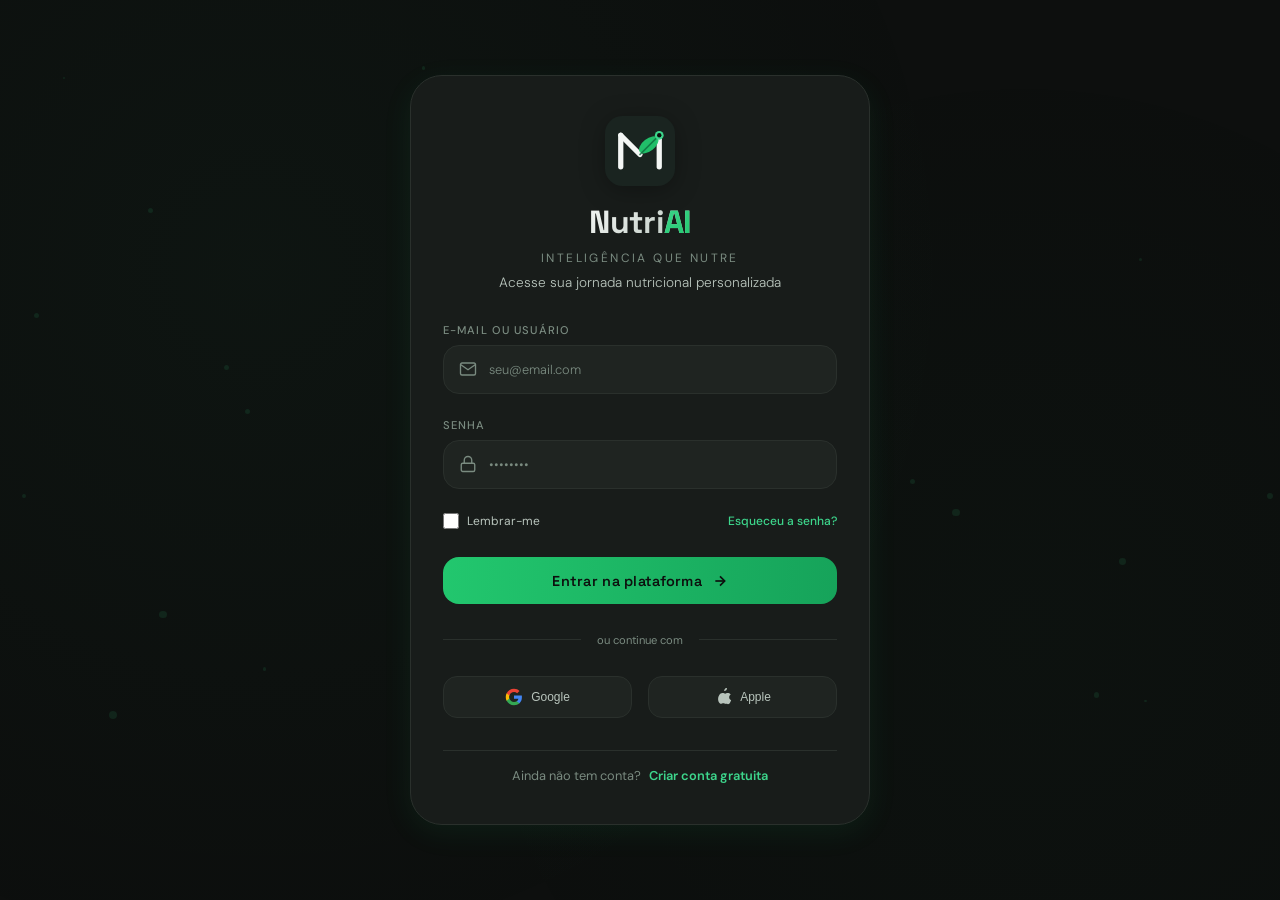
<file: frontend/login.html>
<!DOCTYPE html>
<html lang="pt-BR">
<head>
  <meta charset="UTF-8">
  <meta name="viewport" content="width=device-width, initial-scale=1.0, viewport-fit=cover">
  <title>NutriAI · Login | Inteligência que nutre</title>
  
  <!-- Fonts -->
  <link href="https://fonts.googleapis.com/css2?family=Space+Grotesk:wght@300;400;500;600;700&family=DM+Sans:wght@300;400;500;600;700&display=swap" rel="stylesheet">
  
  <style>
    * {
      margin: 0;
      padding: 0;
      box-sizing: border-box;
    }

    :root {
      --black-pearl: #0D0F0E;
      --black-deep: #111413;
      --black-mid: #181C1A;
      --black-surface: #1F2421;
      --black-border: #2A302C;
      
      --green-100: #C8F5D8;
      --green-200: #8EEAB0;
      --green-400: #3DD68C;
      --green-500: #22C76E;
      --green-600: #16A35A;
      --green-800: #0D6B3D;
      
      --white: #F4F7F5;
      --white-dim: #B8C4BC;
      --white-muted: #7A8B80;
      
      --font-head: 'Space Grotesk', sans-serif;
      --font-body: 'DM Sans', sans-serif;
      
      --shadow-glow: 0 8px 30px rgba(34, 199, 110, 0.08);
      --shadow-glow-strong: 0 0 20px rgba(34, 199, 110, 0.15);
    }

    body {
      background: var(--black-pearl);
      color: var(--white);
      font-family: var(--font-body);
      min-height: 100vh;
      display: flex;
      align-items: center;
      justify-content: center;
      position: relative;
      overflow-x: hidden;
    }

    /* Background decorativo com gradiente e efeito perolado */
    body::before {
      content: '';
      position: fixed;
      top: 0;
      left: 0;
      right: 0;
      bottom: 0;
      background: radial-gradient(circle at 20% 30%, rgba(61, 214, 140, 0.03), transparent 60%),
                  radial-gradient(circle at 80% 70%, rgba(34, 199, 110, 0.02), transparent 50%);
      pointer-events: none;
      z-index: 0;
    }

    /* Partículas animadas (efeito sutil) */
    .particles {
      position: fixed;
      top: 0;
      left: 0;
      width: 100%;
      height: 100%;
      overflow: hidden;
      z-index: 0;
      pointer-events: none;
    }
    .particle {
      position: absolute;
      background: var(--green-400);
      border-radius: 50%;
      opacity: 0.1;
      animation: floatParticle 12s infinite ease-in-out;
    }
    @keyframes floatParticle {
      0%, 100% { transform: translateY(0) translateX(0); opacity: 0.05; }
      50% { transform: translateY(-30px) translateX(20px); opacity: 0.15; }
    }

    /* Container principal */
    .login-container {
      position: relative;
      z-index: 2;
      width: 100%;
      max-width: 460px;
      margin: 2rem;
      animation: fadeSlideUp 0.6s ease-out;
    }

    @keyframes fadeSlideUp {
      from {
        opacity: 0;
        transform: translateY(25px);
      }
      to {
        opacity: 1;
        transform: translateY(0);
      }
    }

    /* Card principal */
    .login-card {
      background: var(--black-mid);
      border: 1px solid var(--black-border);
      border-radius: 32px;
      padding: 2.5rem 2rem;
      backdrop-filter: blur(2px);
      box-shadow: var(--shadow-glow);
      transition: transform 0.3s ease, box-shadow 0.3s ease;
    }
    .login-card:hover {
      box-shadow: var(--shadow-glow-strong);
      border-color: rgba(61, 214, 140, 0.2);
    }

    /* Logo area */
    .login-logo {
      display: flex;
      flex-direction: column;
      align-items: center;
      margin-bottom: 2rem;
      text-align: center;
    }
    .logo-mark {
      width: 70px;
      height: 70px;
      margin-bottom: 1rem;
      filter: drop-shadow(0 4px 12px rgba(0,0,0,0.3));
      transition: transform 0.2s ease;
    }
    .logo-mark:hover {
      transform: scale(1.02);
    }
    .login-logo h1 {
      font-family: var(--font-head);
      font-size: 2rem;
      font-weight: 700;
      letter-spacing: -0.02em;
      background: linear-gradient(135deg, var(--white) 0%, var(--white-dim) 100%);
      background-clip: text;
      -webkit-background-clip: text;
      color: transparent;
    }
    .login-logo h1 span {
      background: linear-gradient(135deg, var(--green-400), var(--green-500));
      background-clip: text;
      -webkit-background-clip: text;
      color: transparent;
    }
    .login-sub {
      font-size: 0.75rem;
      color: var(--white-muted);
      letter-spacing: 0.2em;
      text-transform: uppercase;
      margin-top: 0.5rem;
    }
    .tagline {
      font-size: 0.85rem;
      color: var(--white-dim);
      margin-top: 0.5rem;
      font-weight: 300;
    }

    /* Formulário */
    .input-group {
      margin-bottom: 1.5rem;
      display: flex;
      flex-direction: column;
      gap: 0.5rem;
    }
    .input-label {
      font-size: 0.7rem;
      letter-spacing: 0.1em;
      text-transform: uppercase;
      color: var(--white-muted);
      font-weight: 500;
    }
    .input-wrapper {
      position: relative;
      display: flex;
      align-items: center;
    }
    .input-icon {
      position: absolute;
      left: 1rem;
      color: var(--white-muted);
      width: 18px;
      height: 18px;
      pointer-events: none;
    }
    .input-field {
      width: 100%;
      background: var(--black-surface);
      border: 1px solid var(--black-border);
      border-radius: 16px;
      padding: 0.9rem 1rem 0.9rem 2.8rem;
      font-family: var(--font-body);
      font-size: 0.9rem;
      color: var(--white);
      transition: all 0.25s ease;
      outline: none;
    }
    .input-field:focus {
      border-color: var(--green-500);
      box-shadow: 0 0 0 3px rgba(34, 199, 110, 0.1);
    }
    .input-field::placeholder {
      color: var(--white-muted);
      font-weight: 300;
      font-size: 0.8rem;
    }

    /* Opções extras */
    .options-row {
      display: flex;
      justify-content: space-between;
      align-items: center;
      margin: 1.2rem 0 1.8rem;
      font-size: 0.75rem;
    }
    .checkbox {
      display: flex;
      align-items: center;
      gap: 0.5rem;
      cursor: pointer;
      color: var(--white-dim);
    }
    .checkbox input {
      accent-color: var(--green-500);
      width: 16px;
      height: 16px;
      cursor: pointer;
    }
    .forgot-link {
      color: var(--green-400);
      text-decoration: none;
      font-weight: 500;
      transition: color 0.2s;
    }
    .forgot-link:hover {
      color: var(--green-500);
      text-decoration: underline;
    }

    /* Botões */
    .btn-login {
      width: 100%;
      background: linear-gradient(95deg, var(--green-500), var(--green-600));
      border: none;
      padding: 0.9rem;
      border-radius: 16px;
      font-family: var(--font-head);
      font-weight: 600;
      font-size: 0.9rem;
      color: var(--black-pearl);
      cursor: pointer;
      transition: all 0.25s ease;
      display: flex;
      align-items: center;
      justify-content: center;
      gap: 0.6rem;
      letter-spacing: 0.02em;
    }
    .btn-login:hover {
      transform: translateY(-2px);
      filter: brightness(1.05);
      box-shadow: 0 8px 20px rgba(34, 199, 110, 0.3);
    }
    .btn-login:active {
      transform: translateY(1px);
    }

    /* Separador */
    .divider {
      display: flex;
      align-items: center;
      gap: 1rem;
      margin: 1.8rem 0;
      color: var(--white-muted);
      font-size: 0.7rem;
    }
    .divider-line {
      flex: 1;
      height: 1px;
      background: var(--black-border);
    }

    /* Login social */
    .social-buttons {
      display: flex;
      gap: 1rem;
      justify-content: center;
    }
    .social-btn {
      flex: 1;
      background: var(--black-surface);
      border: 1px solid var(--black-border);
      border-radius: 14px;
      padding: 0.7rem;
      display: flex;
      align-items: center;
      justify-content: center;
      gap: 0.5rem;
      cursor: pointer;
      transition: all 0.2s ease;
      color: var(--white-dim);
      font-size: 0.75rem;
    }
    .social-btn:hover {
      border-color: var(--green-600);
      background: rgba(34, 199, 110, 0.05);
      transform: translateY(-2px);
    }

    /* Link cadastro */
    .register-prompt {
      text-align: center;
      margin-top: 2rem;
      padding-top: 1rem;
      border-top: 1px solid var(--black-border);
      font-size: 0.8rem;
      color: var(--white-muted);
    }
    .register-link {
      color: var(--green-400);
      text-decoration: none;
      font-weight: 600;
      margin-left: 0.3rem;
      transition: color 0.2s;
    }
    .register-link:hover {
      color: var(--green-500);
      text-decoration: underline;
    }

    /* Toast / mensagem flutuante */
    .toast-message {
      position: fixed;
      bottom: 2rem;
      left: 50%;
      transform: translateX(-50%);
      background: var(--green-600);
      color: var(--white);
      padding: 0.7rem 1.5rem;
      border-radius: 40px;
      font-size: 0.8rem;
      font-weight: 500;
      z-index: 1000;
      backdrop-filter: blur(10px);
      box-shadow: 0 8px 20px rgba(0,0,0,0.3);
      animation: toastFade 0.3s ease;
      font-family: var(--font-body);
    }
    @keyframes toastFade {
      from { opacity: 0; transform: translateX(-50%) translateY(20px); }
      to { opacity: 1; transform: translateX(-50%) translateY(0); }
    }

    /* Loader spinner */
    .loader {
      width: 18px;
      height: 18px;
      border: 2px solid var(--black-pearl);
      border-top: 2px solid transparent;
      border-radius: 50%;
      animation: spin 0.8s linear infinite;
      display: inline-block;
    }
    @keyframes spin {
      to { transform: rotate(360deg); }
    }

    /* Responsivo */
    @media (max-width: 500px) {
      .login-card {
        padding: 1.8rem 1.5rem;
      }
      .social-btn span {
        display: none;
      }
      .social-btn svg {
        margin: 0;
      }
    }
  </style>
</head>
<body>

<div class="particles" id="particles"></div>

<div class="login-container">
  <div class="login-card">
    <!-- Logo e identidade -->
    <div class="login-logo">
      <svg class="logo-mark" viewBox="0 0 80 80" fill="none" xmlns="http://www.w3.org/2000/svg">
        <rect width="80" height="80" rx="20" fill="#1A2420"/>
        <path d="M18 58V22" stroke="#F4F7F5" stroke-width="6" stroke-linecap="round"/>
        <path d="M62 58V22" stroke="#F4F7F5" stroke-width="6" stroke-linecap="round"/>
        <path d="M18 22L40 44" stroke="#F4F7F5" stroke-width="6" stroke-linecap="round"/>
        <ellipse cx="50" cy="33" rx="13" ry="7" transform="rotate(-38 50 33)" fill="#22C76E" opacity="0.95"/>
        <path d="M40 44L62 22" stroke="#0D6B3D" stroke-width="2" stroke-linecap="round" opacity="0.8"/>
        <circle cx="62" cy="22" r="5" fill="#3DD68C"/>
        <circle cx="62" cy="22" r="2.5" fill="#0D0F0E"/>
      </svg>
      <h1>Nutri<span>AI</span></h1>
      <div class="login-sub">Inteligência que nutre</div>
      <div class="tagline">Acesse sua jornada nutricional personalizada</div>
    </div>

    <!-- Formulário de login -->
    <form id="loginForm">
      <div class="input-group">
        <label class="input-label">E-mail ou usuário</label>
        <div class="input-wrapper">
          <svg class="input-icon" viewBox="0 0 24 24" fill="none" stroke="currentColor" stroke-width="1.8">
            <path d="M20 4H4a2 2 0 0 0-2 2v12a2 2 0 0 0 2 2h16a2 2 0 0 0 2-2V6a2 2 0 0 0-2-2z"/>
            <polyline points="22,6 12,13 2,6"/>
          </svg>
          <input type="email" id="emailInput" class="input-field" placeholder="seu@email.com" autocomplete="email" required>
        </div>
      </div>

      <div class="input-group">
        <label class="input-label">Senha</label>
        <div class="input-wrapper">
          <svg class="input-icon" viewBox="0 0 24 24" fill="none" stroke="currentColor" stroke-width="1.8">
            <rect x="3" y="11" width="18" height="11" rx="2" ry="2"/>
            <path d="M7 11V7a5 5 0 0 1 10 0v4"/>
          </svg>
          <input type="password" id="passwordInput" class="input-field" placeholder="••••••••" autocomplete="current-password" required>
        </div>
      </div>

      <div class="options-row">
        <label class="checkbox">
          <input type="checkbox" id="rememberCheck"> Lembrar-me
        </label>
        <a href="#" class="forgot-link" id="forgotBtn">Esqueceu a senha?</a>
      </div>

      <button type="submit" class="btn-login" id="loginBtn">
        <span>Entrar na plataforma</span>
        <svg width="16" height="16" viewBox="0 0 24 24" fill="none" stroke="currentColor" stroke-width="2.5">
          <line x1="5" y1="12" x2="19" y2="12"/>
          <polyline points="12 5 19 12 12 19"/>
        </svg>
      </button>
    </form>

    <div class="divider">
      <div class="divider-line"></div>
      <span>ou continue com</span>
      <div class="divider-line"></div>
    </div>

    <div class="social-buttons">
      <button class="social-btn" id="googleBtn">
        <svg width="18" height="18" viewBox="0 0 24 24" fill="none" xmlns="http://www.w3.org/2000/svg">
          <path d="M22.56 12.25c0-.78-.07-1.53-.2-2.25H12v4.26h5.92c-.26 1.37-1.04 2.53-2.21 3.31v2.77h3.57c2.08-1.92 3.28-4.74 3.28-8.09z" fill="#4285F4"/>
          <path d="M12 23c2.97 0 5.46-.98 7.28-2.66l-3.57-2.77c-.98.66-2.23 1.06-3.71 1.06-2.86 0-5.29-1.93-6.16-4.53H2.18v2.84C3.99 20.53 7.7 23 12 23z" fill="#34A853"/>
          <path d="M5.84 14.09c-.22-.66-.35-1.36-.35-2.09s.13-1.43.35-2.09V7.07H2.18C1.43 8.55 1 10.22 1 12s.43 3.45 1.18 4.93l2.85-2.22.81-.62z" fill="#FBBC05"/>
          <path d="M12 5.38c1.62 0 3.06.56 4.21 1.64l3.15-3.15C17.45 2.09 14.97 1 12 1 7.7 1 3.99 3.47 2.18 7.07l3.66 2.84c.87-2.6 3.3-4.53 6.16-4.53z" fill="#EA4335"/>
        </svg>
        <span>Google</span>
      </button>
      <button class="social-btn" id="appleBtn">
        <svg width="18" height="18" viewBox="0 0 24 24" fill="currentColor">
          <path d="M17.05 20.28c-.98.95-2.05.8-3.08.35-1.09-.46-2.09-.48-3.24 0-1.44.62-2.2.44-3.06-.35C5.29 17.95 4.5 13.5 6.85 9.6c1.1-1.87 2.8-2.78 4.44-2.78 1.66 0 2.7.85 3.64.85.88 0 2.22-1 3.82-.85.62.03 2.38.25 3.51 1.92-.1.06-2.08 1.25-2.06 3.68.03 2.98 2.61 3.97 2.64 3.98-.02.07-.41 1.41-1.35 2.8-.77 1.14-1.56 2.28-2.84 2.3-.94.01-1.24-.57-2.4-.57-1.15 0-1.5.57-2.45.57zM16.14 3.2c.74-.9 1.23-2.14 1.09-3.4-.92.05-2.04.62-2.7 1.4-.6.72-1.12 1.85-.98 2.95.97.08 1.99-.5 2.59-1.05z"/>
        </svg>
        <span>Apple</span>
      </button>
    </div>

    <div class="register-prompt">
      Ainda não tem conta?
      <a href="cadastro.html" class="register-link" id="registerLink">Criar conta gratuita</a>
    </div>
  </div>
</div>

<script src="config.js"></script>
  <script>
  // --- Efeito de partículas suaves
  function createParticles() {
    const particlesContainer = document.getElementById('particles');
    const particleCount = 25;
    for (let i = 0; i < particleCount; i++) {
      const particle = document.createElement('div');
      particle.classList.add('particle');
      const size = Math.random() * 6 + 2;
      particle.style.width = `${size}px`;
      particle.style.height = `${size}px`;
      particle.style.left = `${Math.random() * 100}%`;
      particle.style.top = `${Math.random() * 100}%`;
      particle.style.animationDelay = `${Math.random() * 10}s`;
      particle.style.animationDuration = `${10 + Math.random() * 15}s`;
      particlesContainer.appendChild(particle);
    }
  }
  createParticles();

  // Função para exibir toast
  function showToast(message, isError = false) {
    const existingToast = document.querySelector('.toast-message');
    if (existingToast) existingToast.remove();
    
    const toast = document.createElement('div');
    toast.className = 'toast-message';
    toast.textContent = message;
    if (isError) {
      toast.style.background = '#C73B2B';
      toast.style.boxShadow = '0 4px 12px rgba(199, 59, 43, 0.2)';
    } else {
      toast.style.background = 'var(--green-600)';
    }
    document.body.appendChild(toast);
    
    setTimeout(() => {
      toast.style.opacity = '0';
      toast.style.transform = 'translateX(-50%) translateY(20px)';
      setTimeout(() => toast.remove(), 300);
    }, 2800);
  }

  // Loading no botão
  function setButtonLoading(button, isLoading) {
    if (isLoading) {
      button.disabled = true;
      button.style.opacity = '0.7';
      const originalContent = button.innerHTML;
      button.dataset.original = originalContent;
      button.innerHTML = `<span class="loader"></span> Validando...`;
    } else {
      button.disabled = false;
      button.style.opacity = '1';
      if (button.dataset.original) {
        button.innerHTML = button.dataset.original;
      }
    }
  }

  // Função de login REAL
  async function handleLogin(event) {
    event.preventDefault();
    
    const emailInput = document.getElementById('emailInput');
    const passwordInput = document.getElementById('passwordInput');
    const rememberCheck = document.getElementById('rememberCheck');
    const loginBtn = document.getElementById('loginBtn');
    
    const email = emailInput.value.trim();
    const password = passwordInput.value.trim();
    
    // Validação simples
    if (!email || !password) {
      showToast('Por favor, preencha e-mail e senha.', true);
      return;
    }
    
    if (!email.includes('@') || email.length < 5) {
      showToast('Insira um e-mail válido.', true);
      return;
    }
    
    if (password.length < 6) {
      showToast('A senha deve ter no mínimo 6 caracteres.', true);
      return;
    }
    
    setButtonLoading(loginBtn, true);
    
    try {
      const response = await fetch(`${API_BASE}/auth/login`, {
        method: 'POST',
        headers: {
          'Content-Type': 'application/json',
        },
        body: JSON.stringify({
          email: email,
          senha: password
        })
      });
      
      const data = await response.json();
      
      if (response.ok) {
        // Salvar token no localStorage
        localStorage.setItem('token', data.token);
        localStorage.setItem('usuario', JSON.stringify(data.usuario));
        
        // Lembrar-me: salvar email (nunca salve senha!)
        if (rememberCheck.checked) {
          localStorage.setItem('remember_email', email);
        } else {
          localStorage.removeItem('remember_email');
        }
        
        showToast('✅ Login bem-sucedido! Redirecionando...');
        
        // Redirecionar para dashboard
        setTimeout(() => {
          window.location.href = 'dashboard.html';
        }, 1000);
      } else {
        showToast(data.detail || '❌ E-mail ou senha incorretos', true);
      }
    } catch (error) {
      console.error('Erro:', error);
      showToast('❌ Erro de conexão. Verifique se o backend está rodando.', true);
    } finally {
      setButtonLoading(loginBtn, false);
    }
  }

  // Carregar email salvo (lembrar-me) - VERSÃO CORRIGIDA (apenas uma)
  function loadRememberedCredentials() {
    const savedEmail = localStorage.getItem('remember_email');
    if (savedEmail) {
      document.getElementById('emailInput').value = savedEmail;
      document.getElementById('rememberCheck').checked = true;
    }
  }
  
  // Esqueci a senha
  document.getElementById('forgotBtn').addEventListener('click', (e) => {
    e.preventDefault();
    showToast('🔐 Enviamos instruções de recuperação para seu e-mail cadastrado.', false);
  });
  
  // Login com Google / Apple (simulação)
  document.getElementById('googleBtn').addEventListener('click', () => {
    showToast('🔐 Integração com Google em desenvolvimento. Use o formulário padrão.', false);
  });
  document.getElementById('appleBtn').addEventListener('click', () => {
    showToast('🍏 Login com Apple em breve. Acompanhe as novidades!', false);
  });
  
  // Adicionar evento de submit ao formulário
  const form = document.getElementById('loginForm');
  form.addEventListener('submit', handleLogin);
  
  // Carregar dados salvos ao iniciar
  loadRememberedCredentials();
  
  // Animação extra: foco nos campos
  const inputs = document.querySelectorAll('.input-field');
  inputs.forEach(input => {
    input.addEventListener('focus', () => {
      input.parentElement.style.transform = 'scale(1.01)';
    });
    input.addEventListener('blur', () => {
      input.parentElement.style.transform = 'scale(1)';
    });
  });
</script>
</body>
</html>
</file>
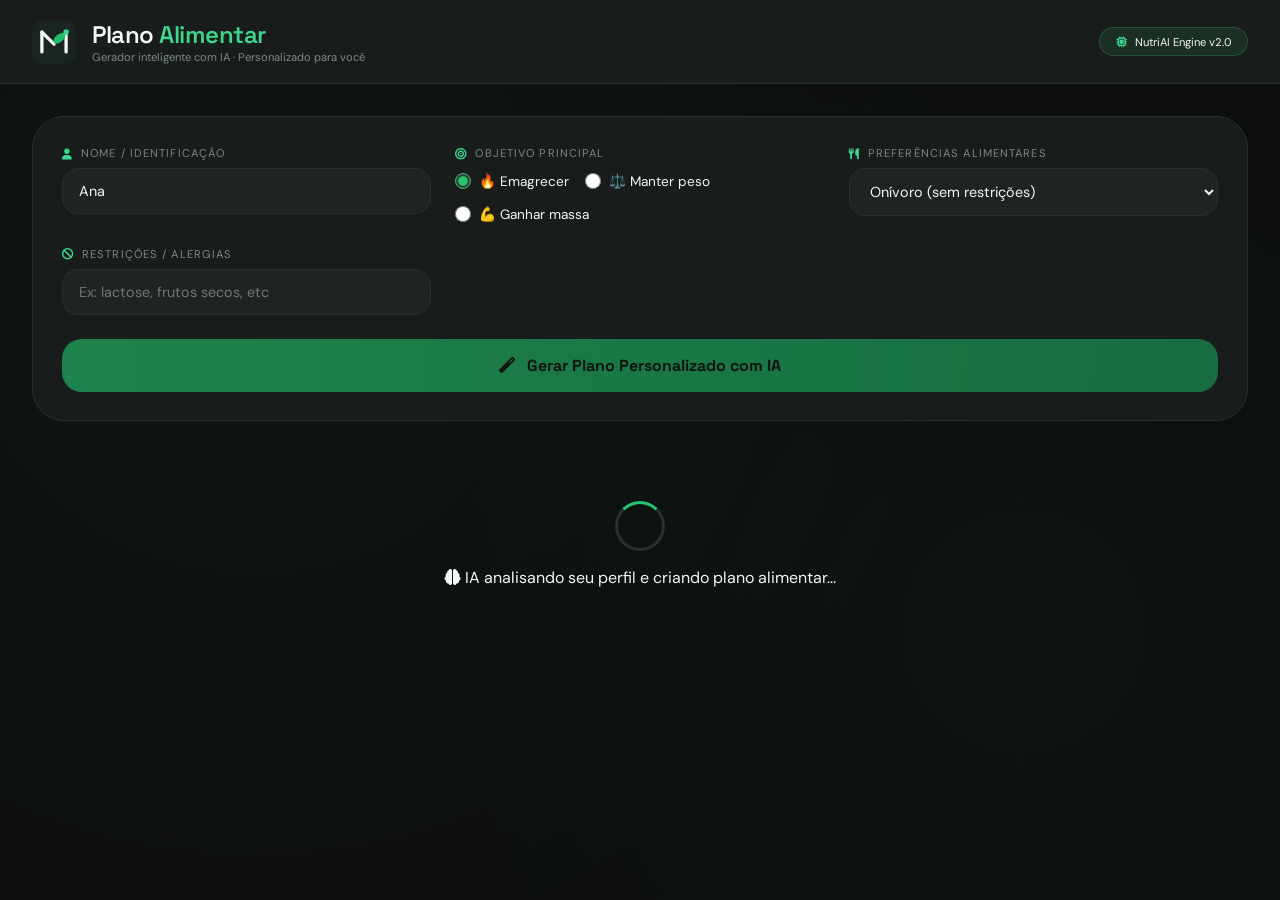
<file: frontend/plano.html>
<!DOCTYPE html>
<html lang="pt-BR">
<head>
  <meta charset="UTF-8">
  <meta name="viewport" content="width=device-width, initial-scale=1.0, viewport-fit=cover">
  <title>NutriAI · Gerador de Plano Alimentar | Plano Personalizado com IA</title>
  
  <!-- Fonts -->
  <link href="https://fonts.googleapis.com/css2?family=Space+Grotesk:wght@300;400;500;600;700&family=DM+Sans:wght@300;400;500;600;700&display=swap" rel="stylesheet">
  
  <!-- Font Awesome -->
  <link rel="stylesheet" href="https://cdnjs.cloudflare.com/ajax/libs/font-awesome/6.0.0-beta3/css/all.min.css">
  
  <style>
    * {
      margin: 0;
      padding: 0;
      box-sizing: border-box;
    }

    :root {
      --black-pearl: #0D0F0E;
      --black-deep: #111413;
      --black-mid: #181C1A;
      --black-surface: #1F2421;
      --black-border: #2A302C;
      
      --green-100: #C8F5D8;
      --green-200: #8EEAB0;
      --green-400: #3DD68C;
      --green-500: #22C76E;
      --green-600: #16A35A;
      --green-800: #0D6B3D;
      
      --white: #F4F7F5;
      --white-dim: #B8C4BC;
      --white-muted: #7A8B80;
      
      --orange-warning: #E6A017;
      --purple-accent: #A855F7;
      
      --font-head: 'Space Grotesk', sans-serif;
      --font-body: 'DM Sans', sans-serif;
      
      --shadow-glow: 0 8px 30px rgba(34, 199, 110, 0.08);
      --shadow-glow-strong: 0 0 20px rgba(34, 199, 110, 0.15);
      --transition-smooth: all 0.25s cubic-bezier(0.2, 0.9, 0.4, 1.1);
    }

    body {
      background: var(--black-pearl);
      color: var(--white);
      font-family: var(--font-body);
      min-height: 100vh;
      position: relative;
    }

    body::before {
      content: '';
      position: fixed;
      top: 0;
      left: 0;
      right: 0;
      bottom: 0;
      background: radial-gradient(circle at 20% 30%, rgba(61, 214, 140, 0.04), transparent 60%),
                  radial-gradient(circle at 80% 70%, rgba(34, 199, 110, 0.03), transparent 50%);
      pointer-events: none;
      z-index: 0;
    }

    /* Header */
    .plan-header {
      background: var(--black-mid);
      border-bottom: 1px solid var(--black-border);
      padding: 1.2rem 2rem;
      display: flex;
      align-items: center;
      justify-content: space-between;
      flex-wrap: wrap;
      gap: 1rem;
      position: sticky;
      top: 0;
      z-index: 10;
    }
    .header-left {
      display: flex;
      align-items: center;
      gap: 1rem;
    }
    .logo-icon {
      width: 44px;
      height: 44px;
    }
    .header-title h1 {
      font-family: var(--font-head);
      font-size: 1.5rem;
      font-weight: 600;
      letter-spacing: -0.02em;
    }
    .header-title h1 span {
      color: var(--green-400);
    }
    .header-title p {
      font-size: 0.7rem;
      color: var(--white-muted);
    }
    .ai-badge {
      background: rgba(61, 214, 140, 0.1);
      padding: 0.4rem 1rem;
      border-radius: 40px;
      font-size: 0.7rem;
      border: 1px solid rgba(61, 214, 140, 0.2);
    }
    .ai-badge i {
      margin-right: 0.3rem;
      color: var(--green-400);
    }

    /* Container */
    .plan-container {
      max-width: 1400px;
      margin: 0 auto;
      padding: 2rem;
      position: relative;
      z-index: 2;
    }

    /* Formulário de configuração */
    .config-card {
      background: var(--black-mid);
      border: 1px solid var(--black-border);
      border-radius: 32px;
      padding: 1.8rem;
      margin-bottom: 2rem;
      transition: var(--transition-smooth);
    }
    .config-grid {
      display: grid;
      grid-template-columns: repeat(auto-fit, minmax(280px, 1fr));
      gap: 1.5rem;
    }
    .input-group {
      display: flex;
      flex-direction: column;
      gap: 0.5rem;
    }
    .input-label {
      font-size: 0.7rem;
      letter-spacing: 0.1em;
      text-transform: uppercase;
      color: var(--white-muted);
      display: flex;
      align-items: center;
      gap: 0.5rem;
    }
    .input-label i {
      color: var(--green-400);
    }
    .input-field, .select-field {
      background: var(--black-surface);
      border: 1px solid var(--black-border);
      border-radius: 16px;
      padding: 0.8rem 1rem;
      color: var(--white);
      font-family: var(--font-body);
      font-size: 0.9rem;
      outline: none;
      transition: var(--transition-smooth);
    }
    .input-field:focus, .select-field:focus {
      border-color: var(--green-500);
      box-shadow: 0 0 0 3px rgba(34, 199, 110, 0.1);
    }
    .radio-group {
      display: flex;
      gap: 1rem;
      flex-wrap: wrap;
      margin-top: 0.3rem;
    }
    .radio-option {
      display: flex;
      align-items: center;
      gap: 0.5rem;
      cursor: pointer;
    }
    .radio-option input {
      accent-color: var(--green-500);
      width: 16px;
      height: 16px;
    }
    .radio-option label {
      font-size: 0.85rem;
      cursor: pointer;
    }
    .generate-btn {
      background: linear-gradient(95deg, var(--green-500), var(--green-600));
      border: none;
      border-radius: 20px;
      padding: 1rem 2rem;
      color: var(--black-pearl);
      font-family: var(--font-head);
      font-weight: 700;
      font-size: 1rem;
      cursor: pointer;
      transition: var(--transition-smooth);
      display: flex;
      align-items: center;
      justify-content: center;
      gap: 0.8rem;
      margin-top: 1.5rem;
      width: 100%;
    }
    .generate-btn:hover {
      transform: translateY(-2px);
      filter: brightness(1.05);
      box-shadow: 0 8px 20px rgba(34, 199, 110, 0.3);
    }
    .generate-btn:disabled {
      opacity: 0.6;
      cursor: not-allowed;
    }

    /* Loading */
    .loading-overlay {
      display: none;
      text-align: center;
      padding: 3rem;
    }
    .spinner {
      width: 50px;
      height: 50px;
      border: 3px solid var(--black-border);
      border-top-color: var(--green-500);
      border-radius: 50%;
      animation: spin 1s linear infinite;
      margin: 0 auto 1rem;
    }
    @keyframes spin {
      to { transform: rotate(360deg); }
    }

    /* Plano gerado */
    .plan-result {
      display: none;
      animation: fadeSlideUp 0.5s ease;
    }
    @keyframes fadeSlideUp {
      from { opacity: 0; transform: translateY(20px); }
      to { opacity: 1; transform: translateY(0); }
    }

    /* Resumo do plano */
    .plan-summary {
      background: linear-gradient(135deg, var(--black-mid), var(--black-surface));
      border: 1px solid var(--green-800);
      border-radius: 32px;
      padding: 1.5rem;
      margin-bottom: 2rem;
      display: flex;
      flex-wrap: wrap;
      justify-content: space-between;
      gap: 1rem;
    }
    .summary-item {
      text-align: center;
      flex: 1;
    }
    .summary-value {
      font-family: var(--font-head);
      font-size: 1.8rem;
      font-weight: 700;
      color: var(--green-400);
    }
    .summary-label {
      font-size: 0.7rem;
      color: var(--white-muted);
    }

    /* Dias da semana */
    .week-tabs {
      display: flex;
      gap: 0.5rem;
      flex-wrap: wrap;
      margin-bottom: 1.5rem;
      border-bottom: 1px solid var(--black-border);
      padding-bottom: 0.5rem;
    }
    .day-tab {
      background: var(--black-surface);
      border: 1px solid var(--black-border);
      border-radius: 40px;
      padding: 0.5rem 1.2rem;
      font-size: 0.8rem;
      cursor: pointer;
      transition: var(--transition-smooth);
    }
    .day-tab:hover {
      border-color: var(--green-500);
    }
    .day-tab.active {
      background: var(--green-500);
      color: var(--black-pearl);
      border-color: var(--green-500);
      font-weight: 600;
    }

    /* Card de refeição */
    .meals-container {
      display: flex;
      flex-direction: column;
      gap: 1rem;
    }
    .meal-card {
      background: var(--black-mid);
      border: 1px solid var(--black-border);
      border-radius: 24px;
      overflow: hidden;
    }
    .meal-header {
      background: var(--black-surface);
      padding: 1rem 1.5rem;
      display: flex;
      align-items: center;
      gap: 0.8rem;
      border-bottom: 1px solid var(--black-border);
    }
    .meal-header i {
      font-size: 1.3rem;
      color: var(--green-400);
    }
    .meal-header h3 {
      font-family: var(--font-head);
      font-size: 1rem;
      font-weight: 600;
    }
    .meal-content {
      padding: 1.2rem 1.5rem;
    }
    .meal-food {
      font-size: 0.9rem;
      color: var(--white-dim);
      margin-bottom: 0.5rem;
      line-height: 1.5;
    }
    .meal-nutrition {
      display: flex;
      gap: 1rem;
      flex-wrap: wrap;
      margin-top: 0.8rem;
      padding-top: 0.8rem;
      border-top: 1px solid var(--black-border);
      font-size: 0.7rem;
      color: var(--white-muted);
    }
    .meal-nutrition span strong {
      color: var(--green-400);
    }
    .recipe-link {
      margin-top: 0.8rem;
      font-size: 0.7rem;
      color: var(--green-400);
      cursor: pointer;
      display: inline-flex;
      align-items: center;
      gap: 0.3rem;
      transition: var(--transition-smooth);
    }
    .recipe-link:hover {
      color: var(--green-500);
      gap: 0.5rem;
    }

    /* Substituições */
    .substitutions {
      background: var(--black-surface);
      border-radius: 20px;
      padding: 1rem;
      margin-top: 1.5rem;
    }
    .substitutions h4 {
      font-size: 0.8rem;
      margin-bottom: 0.8rem;
      color: var(--orange-warning);
    }
    .substitutions p {
      font-size: 0.75rem;
      color: var(--white-dim);
      line-height: 1.5;
    }

    /* Botões de ação */
    .action-buttons {
      display: flex;
      gap: 1rem;
      margin-top: 2rem;
      justify-content: flex-end;
    }
    .action-btn {
      background: var(--black-surface);
      border: 1px solid var(--black-border);
      border-radius: 14px;
      padding: 0.7rem 1.5rem;
      font-size: 0.8rem;
      cursor: pointer;
      transition: var(--transition-smooth);
      display: flex;
      align-items: center;
      gap: 0.5rem;
    }
    .action-btn:hover {
      border-color: var(--green-500);
      background: rgba(34, 199, 110, 0.05);
    }

    /* Toast */
    .toast-msg {
      position: fixed;
      bottom: 2rem;
      left: 50%;
      transform: translateX(-50%);
      background: var(--green-600);
      color: white;
      padding: 0.7rem 1.5rem;
      border-radius: 40px;
      font-size: 0.8rem;
      z-index: 1000;
      animation: fadeUp 0.3s ease;
    }
    @keyframes fadeUp {
      from { opacity: 0; transform: translateX(-50%) translateY(20px); }
      to { opacity: 1; transform: translateX(-50%) translateY(0); }
    }

    @media (max-width: 768px) {
      .plan-container { padding: 1rem; }
      .config-grid { grid-template-columns: 1fr; }
      .plan-summary { flex-direction: column; }
    }
  </style>
</head>
<body>

<div class="plan-header">
  <div class="header-left">
    <svg class="logo-icon" viewBox="0 0 80 80" fill="none">
      <rect width="80" height="80" rx="20" fill="#1A2420"/>
      <path d="M18 58V22" stroke="#F4F7F5" stroke-width="6" stroke-linecap="round"/>
      <path d="M62 58V22" stroke="#F4F7F5" stroke-width="6" stroke-linecap="round"/>
      <path d="M18 22L40 44" stroke="#F4F7F5" stroke-width="6" stroke-linecap="round"/>
      <ellipse cx="50" cy="33" rx="13" ry="7" transform="rotate(-38 50 33)" fill="#22C76E" opacity="0.95"/>
      <circle cx="62" cy="22" r="5" fill="#3DD68C"/>
    </svg>
    <div class="header-title">
      <h1>Plano <span>Alimentar</span></h1>
      <p>Gerador inteligente com IA · Personalizado para você</p>
    </div>
  </div>
  <div class="ai-badge">
    <i class="fas fa-microchip"></i> NutriAI Engine v2.0
  </div>
</div>

<div class="plan-container">
  <!-- Card de configuração -->
  <div class="config-card">
    <div class="config-grid">
      <div class="input-group">
        <label class="input-label"><i class="fas fa-user"></i> Nome / Identificação</label>
        <input type="text" id="userName" class="input-field" placeholder="Ex: Ana" value="Ana">
      </div>
      <div class="input-group">
        <label class="input-label"><i class="fas fa-bullseye"></i> Objetivo Principal</label>
        <div class="radio-group" id="goalGroup">
          <label class="radio-option"><input type="radio" name="goal" value="emagrecer" checked> <label>🔥 Emagrecer</label></label>
          <label class="radio-option"><input type="radio" name="goal" value="manter"> <label>⚖️ Manter peso</label></label>
          <label class="radio-option"><input type="radio" name="goal" value="ganhar"> <label>💪 Ganhar massa</label></label>
        </div>
      </div>
      <div class="input-group">
        <label class="input-label"><i class="fas fa-utensils"></i> Preferências alimentares</label>
        <select id="dietPref" class="select-field">
          <option value="onivoro">Onívoro (sem restrições)</option>
          <option value="vegetariano">Vegetariano (sem carne)</option>
          <option value="vegano">Vegano (sem nada animal)</option>
          <option value="lowcarb">Low Carb (reduz carboidratos)</option>
          <option value="sem gluten">Sem glúten</option>
        </select>
      </div>
      <div class="input-group">
        <label class="input-label"><i class="fas fa-ban"></i> Restrições / Alergias</label>
        <input type="text" id="restrictions" class="input-field" placeholder="Ex: lactose, frutos secos, etc">
      </div>
    </div>
    <button class="generate-btn" id="generatePlanBtn">
      <i class="fas fa-magic"></i> Gerar Plano Personalizado com IA
    </button>
  </div>

  <!-- Loading -->
  <div class="loading-overlay" id="loadingOverlay">
    <div class="spinner"></div>
    <p><i class="fas fa-brain"></i> IA analisando seu perfil e criando plano alimentar...</p>
  </div>

  <!-- Resultado do plano -->
  <div class="plan-result" id="planResult">
    <div class="plan-summary" id="planSummary"></div>
    
    <div class="week-tabs" id="weekTabs"></div>
    
    <div class="meals-container" id="mealsContainer"></div>
    
    <div class="substitutions" id="substitutionsBox">
      <h4><i class="fas fa-exchange-alt"></i> Substituições sugeridas</h4>
      <p id="substitutionsText"></p>
    </div>
    
    <div class="action-buttons">
      <button class="action-btn" id="downloadPlanBtn"><i class="fas fa-download"></i> Baixar plano (PDF)</button>
      <button class="action-btn" id="printPlanBtn"><i class="fas fa-print"></i> Imprimir</button>
    </div>
  </div>
</div>

<script src="config.js"></script>
  <script>
  // Dados do plano gerado
  let currentPlan = null;
  let currentDay = 0;
  const weekDays = ['Segunda-feira', 'Terça-feira', 'Quarta-feira', 'Quinta-feira', 'Sexta-feira', 'Sábado', 'Domingo'];

  // Gerador de plano alimentar simulado com IA
  function generateMealPlan(userData) {
    const { name, goal, dietPref, restrictions } = userData;
    
    // Base de dados de alimentos por objetivo
    const mealOptions = {
      emagrecer: {
        cafe: ["Café da manhã: 2 ovos mexidos + 1 fatia de pão integral + 1/2 abacate", "Vitamina de whey com água + 1 colher de aveia", "Iogurte natural + chia + morangos"],
        almoco: ["Almoço: 150g frango grelhado + salada verde + 2 colheres de arroz integral", "Peixe assado + legumes no vapor + quinoa", "Omelete de legumes + salada"],
        jantar: ["Jantar: Sopa de legumes + 100g de tofu grelhado", "Salada de atum com folhas verdes", "Omelete de claras + espinafre"],
        lanche: ["Lanche: 1 maçã + 10 castanhas", "Whey protein com água", "Palmito + pepino"]
      },
      manter: {
        cafe: ["Café da manhã: Pão integral + queijo branco + café", "Granola com iogurte + frutas vermelhas", "Vitamina de banana + aveia"],
        almoco: ["Almoço: Arroz integral + feijão + 120g de carne + salada", "Massa integral + molho de tomate + frango", "Salmão + purê de batata doce + brócolis"],
        jantar: ["Jantar: Wrap de frango com legumes", "Sopa de legumes + ovo cozido", "Tapioca com ricota + rúcula"],
        lanche: ["Lanche: 1 banana + pasta de amendoim", "Barra de cereal integral", "Frutas da estação"]
      },
      ganhar: {
        cafe: ["Café da manhã: 4 ovos + 2 fatias de pão integral + 1 banana", "Vitamina hipercalórica: whey + aveia + pasta de amendoim + banana", "Cuscuz com frango desfiado"],
        almoco: ["Almoço: 200g frango + 300g batata doce + brócolis", "Maminha + arroz + feijão + farofa", "Strogonoff de frango + batata palha"],
        jantar: ["Jantar: Salmão + purê de batata + legumes", "Frango com macarrão integral", "Omelete de 4 ovos + queijo + presunto"],
        lanche: ["Lanche: 3 ovos cozidos + 1 banana", "Shake de whey + leite + aveia", "Sanduíche de pasta de amendoim"]
      }
    };
    
    const plan = [];
    for (let day = 0; day < 7; day++) {
      const dayPlan = {
        day: weekDays[day],
        meals: {
          cafe: mealOptions[goal].cafe[day % mealOptions[goal].cafe.length],
          almoco: mealOptions[goal].almoco[day % mealOptions[goal].almoco.length],
          jantar: mealOptions[goal].jantar[day % mealOptions[goal].jantar.length],
          lanche: mealOptions[goal].lanche[day % mealOptions[goal].lanche.length]
        }
      };
      plan.push(dayPlan);
    }
    
    // Adicionar receitas e substituições baseadas na dieta
    const recipes = {
      emagrecer: ["• Receita: Salada de grão-de-bico com limão e hortelã", "• Receita: Sopa detox de abóbora com gengibre"],
      manter: ["• Receita: Frango ao curry com arroz integral", "• Receita: Bowl de quinoa com legumes grelhados"],
      ganhar: ["• Receita: Panqueca de banana com aveia e whey", "• Receita: Batata doce recheada com frango"]
    };
    
    let substitutions = "";
    if (dietPref === "vegetariano") {
      substitutions = "🥬 Substitua carnes por: tofu, grão-de-bico, lentilha, seitan ou ovos. Para proteína, aumente leguminosas.";
    } else if (dietPref === "vegano") {
      substitutions = "🌱 Versão vegana: substitua leite por vegetais (amêndoas, soja), ovos por tofu ou farinha de linhaça, queijos por levedura nutricional.";
    } else if (dietPref === "lowcarb") {
      substitutions = "🥑 Versão low carb: troque arroz e pão por vegetais verdes, couve-flor, abobrinha. Aumente gorduras boas.";
    } else if (dietPref === "sem gluten") {
      substitutions = "🚫 Sem glúten: use pão sem glúten, arroz, quinoa, tapioca. Evite trigo, cevada, centeio.";
    } else {
      substitutions = "🍽️ Substituições inteligentes: troque carboidratos refinados por integrais, aumente vegetais, varie as fontes de proteína.";
    }
    
    if (restrictions) {
      substitutions += `\n\n⚠️ Restrições informadas: ${restrictions}. Adapte as receitas conforme necessário.`;
    }
    
    const totalCalories = goal === "emagrecer" ? "~1600-1900 kcal/dia" : (goal === "ganhar" ? "~2500-3000 kcal/dia" : "~2000-2300 kcal/dia");
    
    return { plan, recipes: recipes[goal], substitutions, totalCalories, goal };
  }

  // Renderizar o plano
  function renderPlan(planData) {
    currentPlan = planData;
    
    // Resumo
    const summaryHtml = `
      <div class="summary-item"><div class="summary-value">${planData.totalCalories}</div><div class="summary-label">Meta calórica diária</div></div>
      <div class="summary-item"><div class="summary-value">${planData.goal === "emagrecer" ? "🔥 Perda de peso" : (planData.goal === "ganhar" ? "💪 Ganho muscular" : "⚖️ Manutenção")}</div><div class="summary-label">Objetivo</div></div>
      <div class="summary-item"><div class="summary-value">7 dias</div><div class="summary-label">Plano completo</div></div>
    `;
    document.getElementById('planSummary').innerHTML = summaryHtml;
    
    // Abas dos dias
    const tabsHtml = planData.plan.map((day, idx) => `
      <div class="day-tab ${idx === currentDay ? 'active' : ''}" data-day="${idx}">${day.day}</div>
    `).join('');
    document.getElementById('weekTabs').innerHTML = tabsHtml;
    
    // Adicionar eventos das abas
    document.querySelectorAll('.day-tab').forEach(tab => {
      tab.addEventListener('click', () => {
        currentDay = parseInt(tab.dataset.day);
        renderCurrentDay(planData);
        document.querySelectorAll('.day-tab').forEach(t => t.classList.remove('active'));
        tab.classList.add('active');
      });
    });
    
    // Substituições
    document.getElementById('substitutionsText').innerHTML = planData.substitutions.replace(/\n/g, '<br>');
    
    renderCurrentDay(planData);
  }
  
  function renderCurrentDay(planData) {
    const dayData = planData.plan[currentDay];
    const mealsHtml = `
      <div class="meal-card">
        <div class="meal-header"><i class="fas fa-sun"></i><h3>Café da manhã</h3></div>
        <div class="meal-content">
          <div class="meal-food">${dayData.meals.cafe}</div>
          <div class="meal-nutrition"><span><strong>~350-450 kcal</strong> · 20g prot · 40g carb · 15g gord</span></div>
          <div class="recipe-link" onclick="showRecipe('cafe')"><i class="fas fa-book-open"></i> Ver receita completa</div>
        </div>
      </div>
      <div class="meal-card">
        <div class="meal-header"><i class="fas fa-utensils"></i><h3>Almoço</h3></div>
        <div class="meal-content">
          <div class="meal-food">${dayData.meals.almoco}</div>
          <div class="meal-nutrition"><span><strong>~550-650 kcal</strong> · 35g prot · 55g carb · 20g gord</span></div>
          <div class="recipe-link" onclick="showRecipe('almoco')"><i class="fas fa-book-open"></i> Ver receita completa</div>
        </div>
      </div>
      <div class="meal-card">
        <div class="meal-header"><i class="fas fa-apple-alt"></i><h3>Lanche da tarde</h3></div>
        <div class="meal-content">
          <div class="meal-food">${dayData.meals.lanche}</div>
          <div class="meal-nutrition"><span><strong>~150-200 kcal</strong> · 10g prot · 20g carb · 5g gord</span></div>
        </div>
      </div>
      <div class="meal-card">
        <div class="meal-header"><i class="fas fa-moon"></i><h3>Jantar</h3></div>
        <div class="meal-content">
          <div class="meal-food">${dayData.meals.jantar}</div>
          <div class="meal-nutrition"><span><strong>~450-550 kcal</strong> · 30g prot · 45g carb · 15g gord</span></div>
          <div class="recipe-link" onclick="showRecipe('jantar')"><i class="fas fa-book-open"></i> Ver receita completa</div>
        </div>
      </div>
    `;
    document.getElementById('mealsContainer').innerHTML = mealsHtml;
  }
  
  // Receitas detalhadas
  window.showRecipe = function(mealType) {
    const recipesDetail = {
      cafe: "🧑‍🍳 **Modo de preparo:** Bata os ingredientes ou prepare conforme sua preferência. Para opções mais elaboradas: adicione canela, mel ou frutas picadas.",
      almoco: "🧑‍🍳 **Modo de preparo:** Tempere a proteína com ervas e alho. Cozinhe os acompanhamentos no vapor ou grelhados. Finalize com azeite e limão.",
      jantar: "🧑‍🍳 **Modo de preparo:** Refogue legumes, adicione a proteína, cozinhe até dourar. Sirva com salada fresca."
    };
    showToast(`📖 ${recipesDetail[mealType] || "Confira os ingredientes e prepare uma refeição deliciosa!"}`);
  };
  
  // Gerar plano

  async function generatePlan() {
    const name = document.getElementById('userName').value.trim() || "Usuário";
    let goal = "";
    for (const radio of document.querySelectorAll('input[name="goal"]')) {
      if (radio.checked) goal = radio.value;
    }
    const dietPref = document.getElementById('dietPref').value;
    const restrictions = document.getElementById('restrictions').value;

    document.getElementById('loadingOverlay').style.display = 'block';
    document.getElementById('planResult').style.display = 'none';
    document.getElementById('generatePlanBtn').disabled = true;

    const token = localStorage.getItem('token');

    // Se tiver token, tenta gerar via IA real
if (token) {
      try {
        const goalLabel = goal === 'emagrecer' ? 'emagrecimento' : goal === 'ganhar' ? 'ganho de massa muscular' : 'manutenção do peso';
        const prompt = `Crie um plano alimentar semanal completo (7 dias) para ${name}.
Objetivo: ${goalLabel}.
Preferência alimentar: ${dietPref || 'onívoro'}.
Restrições: ${restrictions || 'nenhuma'}.
Formato: organize por dia (Segunda a Domingo) com café da manhã, almoço, jantar e lanche.
Inclua estimativa calórica diária e dica nutricional ao final.`;

        const res = await fetch(`${API_BASE}/chat/mensagem`, {
          method: 'POST',
          headers: { 'Content-Type': 'application/json', 'Authorization': `Bearer ${token}` },
          body: JSON.stringify({ mensagem: prompt })
        });

        if (res.ok) {
          const data = await res.json();
          document.getElementById('loadingOverlay').style.display = 'none';
          document.getElementById('planResult').style.display = 'block';
          document.getElementById('generatePlanBtn').disabled = false;
          // Renderizar a resposta da IA no container de resultado
          const container = document.getElementById('planResult');
          container.innerHTML = `
            <div style="padding:24px">
              <h3 style="margin-bottom:16px;font-size:18px">✨ Plano personalizado para ${name}</h3>
              <div style="white-space:pre-wrap;line-height:1.7;font-size:14px">${data.resposta.replace(/\*\*(.*?)\*\*/g, '<strong>$1</strong>').replace(/\n/g, '<br>')}</div>
              <button onclick="salvarPlano('${goalLabel}', ${JSON.stringify(data.resposta)})" style="margin-top:20px;padding:10px 20px;background:#22C76E;border:none;border-radius:8px;color:#0D0F0E;font-weight:600;cursor:pointer">💾 Salvar no histórico</button>
            </div>`;
          showToast(`✨ Plano gerado com IA para ${name}!`);
          return;
        }
      } catch(e) {
        console.warn('Erro na IA, usando gerador local:', e);
      }
    }

    // Fallback: gerador local (sem login ou se IA falhar)
    setTimeout(() => {
      const userData = { name, goal, dietPref, restrictions };
      const planData = generateMealPlan(userData);
      document.getElementById('loadingOverlay').style.display = 'none';
      document.getElementById('planResult').style.display = 'block';
      document.getElementById('generatePlanBtn').disabled = false;
      renderPlan(planData);
      showToast(`✨ Plano gerado para ${name}! Faça login para usar IA personalizada.`);
    }, 1500);
  }

  async function salvarPlano(titulo, texto) {
    const token = localStorage.getItem('token');
    if (!token) { showToast('Faça login para salvar!', true); return; }
    try {
      const res = await fetch(`${API_BASE}/historico/salvar`, {
        method: 'POST',
        headers: { 'Content-Type': 'application/json', 'Authorization': `Bearer ${token}` },
        body: JSON.stringify({ titulo: `Plano - ${titulo}`, calorias: 0, dieta_gerada: texto })
      });
      if (res.ok) showToast('✅ Plano salvo no histórico!');
      else showToast('❌ Erro ao salvar', true);
    } catch(e) { showToast('❌ Erro de conexão', true); }
  }
  
  // Exportar/Imprimir
  function downloadPlan() {
    if (!currentPlan) {
      showToast('Gere um plano primeiro!', true);
      return;
    }
    const content = document.getElementById('planResult').cloneNode(true);
    const printWindow = window.open('', '_blank');
    printWindow.document.write(`
      <html><head><title>Plano NutriAI - ${document.getElementById('userName').value}</title>
      <style>
        body { font-family: Arial, sans-serif; padding: 2rem; background: white; color: black; }
        .meal-card { border: 1px solid #ddd; margin-bottom: 1rem; padding: 1rem; border-radius: 12px; }
        .meal-header { background: #f0f0f0; padding: 0.5rem; }
        .plan-summary { display: flex; gap: 2rem; margin-bottom: 2rem; }
      </style>
      </head><body>${content.innerHTML}</body></html>
    `);
    printWindow.document.close();
    printWindow.print();
    showToast('🖨️ Enviando para impressão...');
  }
  
  function showToast(msg, isError = false) {
    const existing = document.querySelector('.toast-msg');
    if (existing) existing.remove();
    const toast = document.createElement('div');
    toast.className = 'toast-msg';
    toast.textContent = msg;
    if (isError) toast.style.background = '#C73B2B';
    document.body.appendChild(toast);
    setTimeout(() => toast.remove(), 3000);
  }
  
  // Event listeners
  document.getElementById('generatePlanBtn').addEventListener('click', generatePlan);
  document.getElementById('downloadPlanBtn').addEventListener('click', downloadPlan);
  document.getElementById('printPlanBtn').addEventListener('click', downloadPlan);
  
  // Inicializar com um plano exemplo
  setTimeout(() => {
    generatePlan();
  }, 300);
</script>
</body>
</html>
</file>
